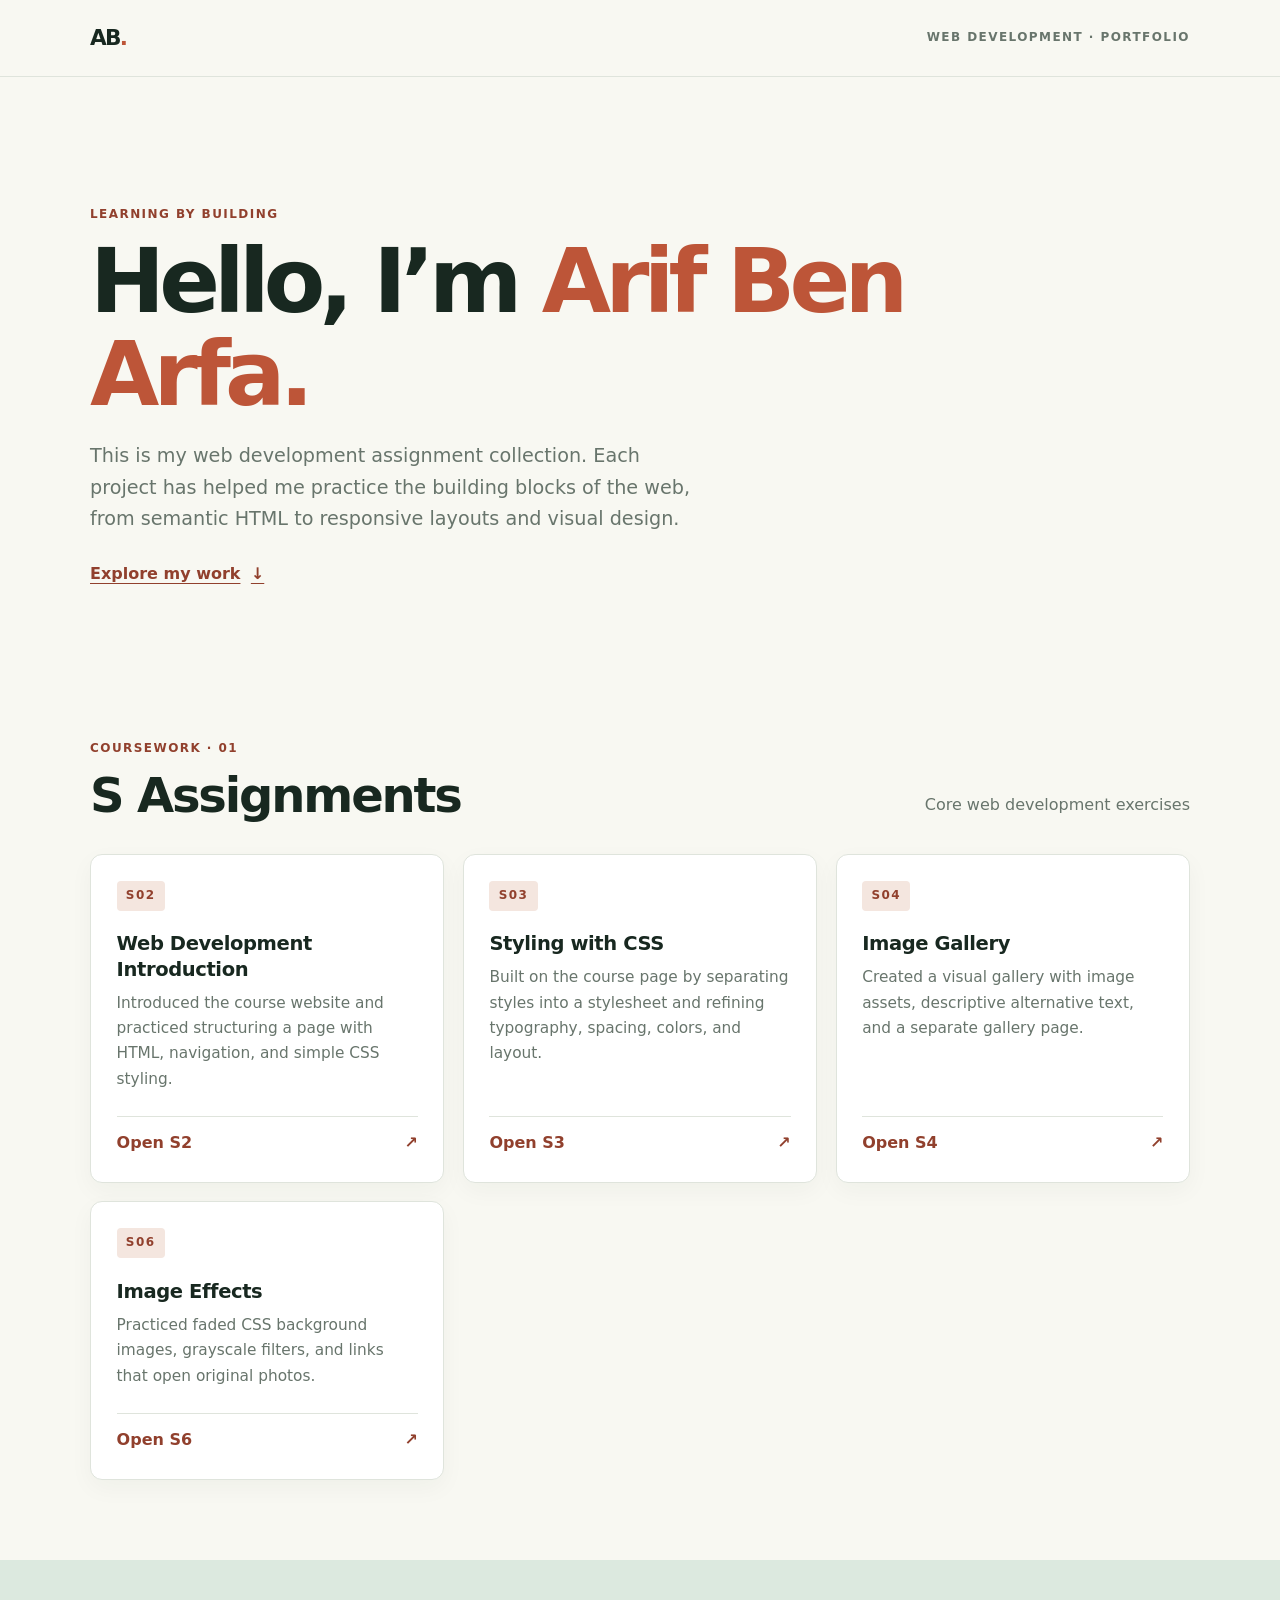
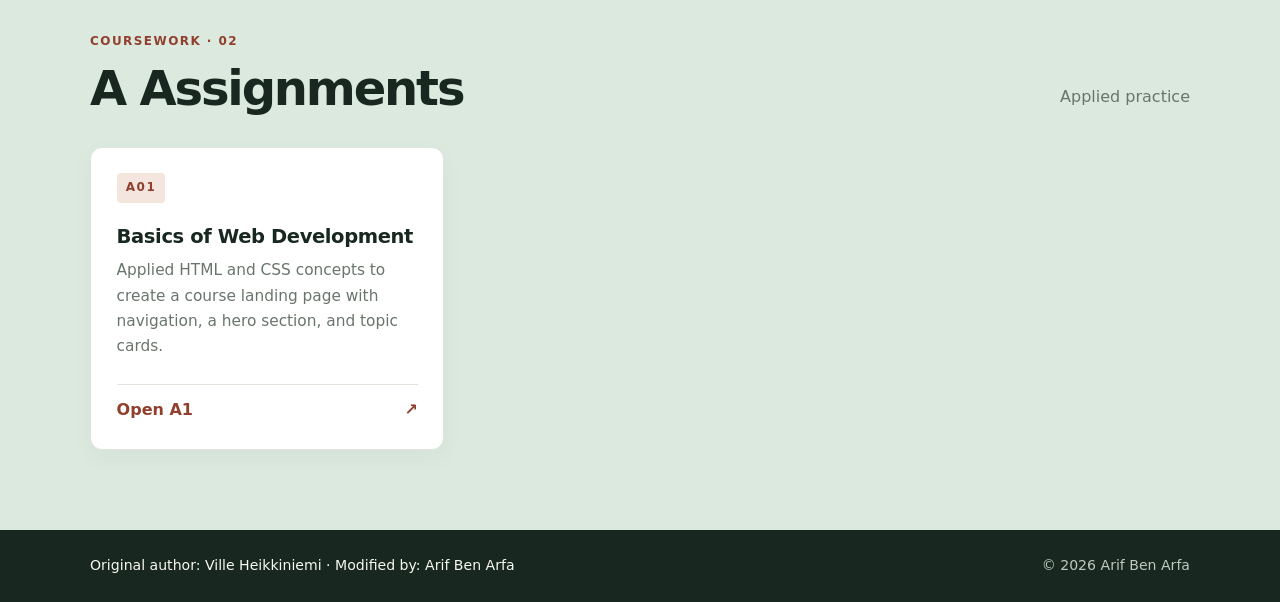
<file: index.html>
<!doctype html>
<html lang="en">
<head>
  <meta charset="utf-8">
  <meta name="viewport" content="width=device-width, initial-scale=1">
  <meta name="author" content="Arif Ben Arfa">
  <meta name="description" content="A collection of Arif Ben Arfa's web development assignments.">
  <link rel="icon" href="favicon.ico" sizes="any">
  <link rel="stylesheet" href="style.css">
  <title>Arif Ben Arfa | Web Development</title>
</head>
<body>
  <header class="site-header">
    <div class="container header-inner">
      <a class="wordmark" href="index.html" aria-label="Arif Ben Arfa home">AB<span>.</span></a>
      <span class="course-label">WEB DEVELOPMENT · PORTFOLIO</span>
    </div>
  </header>

  <main>
    <section class="intro container" aria-labelledby="page-title">
      <p class="eyebrow">Learning by building</p>
      <h1 id="page-title">Hello, I’m <span>Arif Ben Arfa.</span></h1>
      <p class="intro-copy">This is my web development assignment collection. Each project has helped me practice the building blocks of the web, from semantic HTML to responsive layouts and visual design.</p>
      <a class="jump-link" href="#s-assignments">Explore my work <span aria-hidden="true">↓</span></a>
    </section>

    <section class="assignment-section" id="s-assignments" aria-labelledby="s-heading">
      <div class="container">
        <div class="section-heading">
          <div><p class="eyebrow">Coursework · 01</p><h2 id="s-heading">S Assignments</h2></div>
          <p class="section-note">Core web development exercises</p>
        </div>
        <div class="card-grid">
          <article class="assignment-card">
            <span class="card-number">S02</span>
            <h3>Web Development Introduction</h3>
            <p>Introduced the course website and practiced structuring a page with HTML, navigation, and simple CSS styling.</p>
            <a class="card-link" href="s2/web/index.html">Open S2 <span aria-hidden="true">↗</span></a>
          </article>
          <article class="assignment-card">
            <span class="card-number">S03</span>
            <h3>Styling with CSS</h3>
            <p>Built on the course page by separating styles into a stylesheet and refining typography, spacing, colors, and layout.</p>
            <a class="card-link" href="s3/index.html">Open S3 <span aria-hidden="true">↗</span></a>
          </article>
          <article class="assignment-card">
            <span class="card-number">S04</span>
            <h3>Image Gallery</h3>
            <p>Created a visual gallery with image assets, descriptive alternative text, and a separate gallery page.</p>
            <a class="card-link" href="s4/index.html">Open S4 <span aria-hidden="true">↗</span></a>
          </article>
          <article class="assignment-card">
            <span class="card-number">S06</span>
            <h3>Image Effects</h3>
            <p>Practiced faded CSS background images, grayscale filters, and links that open original photos.</p>
            <a class="card-link" href="s6/index.html">Open S6 <span aria-hidden="true">↗</span></a>
          </article>
        </div>
      </div>
    </section>

    <section class="assignment-section alt-section" id="a-assignments" aria-labelledby="a-heading">
      <div class="container">
        <div class="section-heading">
          <div><p class="eyebrow">Coursework · 02</p><h2 id="a-heading">A Assignments</h2></div>
          <p class="section-note">Applied practice</p>
        </div>
        <div class="card-grid">
          <article class="assignment-card">
            <span class="card-number">A01</span>
            <h3>Basics of Web Development</h3>
            <p>Applied HTML and CSS concepts to create a course landing page with navigation, a hero section, and topic cards.</p>
            <a class="card-link" href="a1/index.html">Open A1 <span aria-hidden="true">↗</span></a>
          </article>
        </div>
      </div>
    </section>
  </main>

  <footer class="site-footer">
    <div class="container footer-inner">
      <p>Original author: Ville Heikkiniemi <span aria-hidden="true">·</span> Modified by: Arif Ben Arfa</p>
      <p>© 2026 Arif Ben Arfa</p>
    </div>
  </footer>
</body>
</html>
</file>
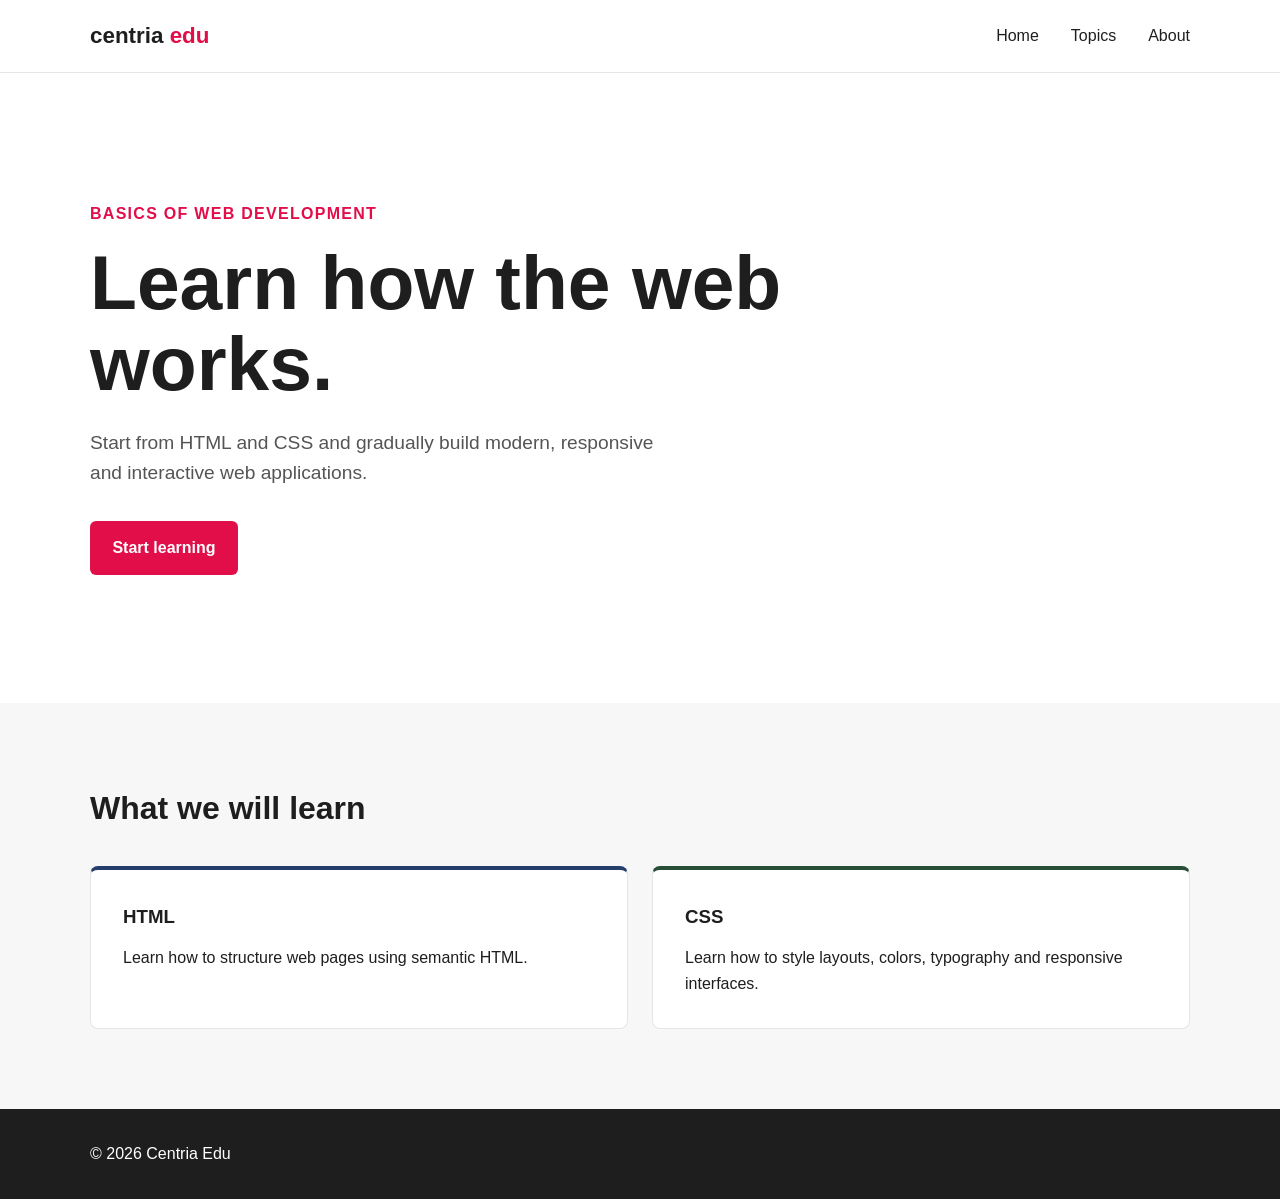
<file: a1/index.html>
<!--
    Centria Edu - Basics of Web Development

    Original author: Ville Heikkiniemi
    Modified by: Arif Ben Arfa
    Last modified: 2026-09-09

    Based on the original course template.
-->

<!DOCTYPE html>
<html lang="en">
<head>
    <meta charset="UTF-8">
    <meta name="viewport" content="width=device-width, initial-scale=1.0">
    <meta name="author" content="Ville Heikkiniemi">
    <link rel="icon" href="favicon.ico">
    <link rel="stylesheet" href="style.css">

    <title>Centria Edu | Basics of Web Development</title>
</head>

<body>

    <header>
        <div class="container">
            <nav>
                <div class="logo">
                    centria <span>edu</span>
                </div>

                <ul>
                    <li><a href="#">Home</a></li>
                    <li><a href="#topics">Topics</a></li>
                    <li><a href="#">About</a></li>
                </ul>
            </nav>
        </div>
    </header>

    <main>

        <section class="hero">
            <div class="container">
                <div class="hero-content">

                    <span class="label">Basics of Web Development</span>

                    <h1>
                        Learn how the web works.
                    </h1>

                    <p>
                        Start from HTML and CSS and gradually build modern,
                        responsive and interactive web applications.
                    </p>

                    <a href="#topics" class="button">
                        Start learning
                    </a>

                </div>
            </div>
        </section>

        <section class="topics" id="topics">
            <div class="container">

                <h2>What we will learn</h2>

                <div class="cards">

                    <article class="card">
                        <h3>HTML</h3>
                        <p>
                            Learn how to structure web pages using semantic HTML.
                        </p>
                    </article>

                    <article class="card">
                        <h3>CSS</h3>
                        <p>
                            Learn how to style layouts, colors, typography and
                            responsive interfaces.
                        </p>
                    </article>

                </div>
            </div>
        </section>

    </main>

    <footer>
        <div class="container">
            <p>&copy; 2026 Centria Edu</p>
        </div>
    </footer>

</body>
</html>
</file>
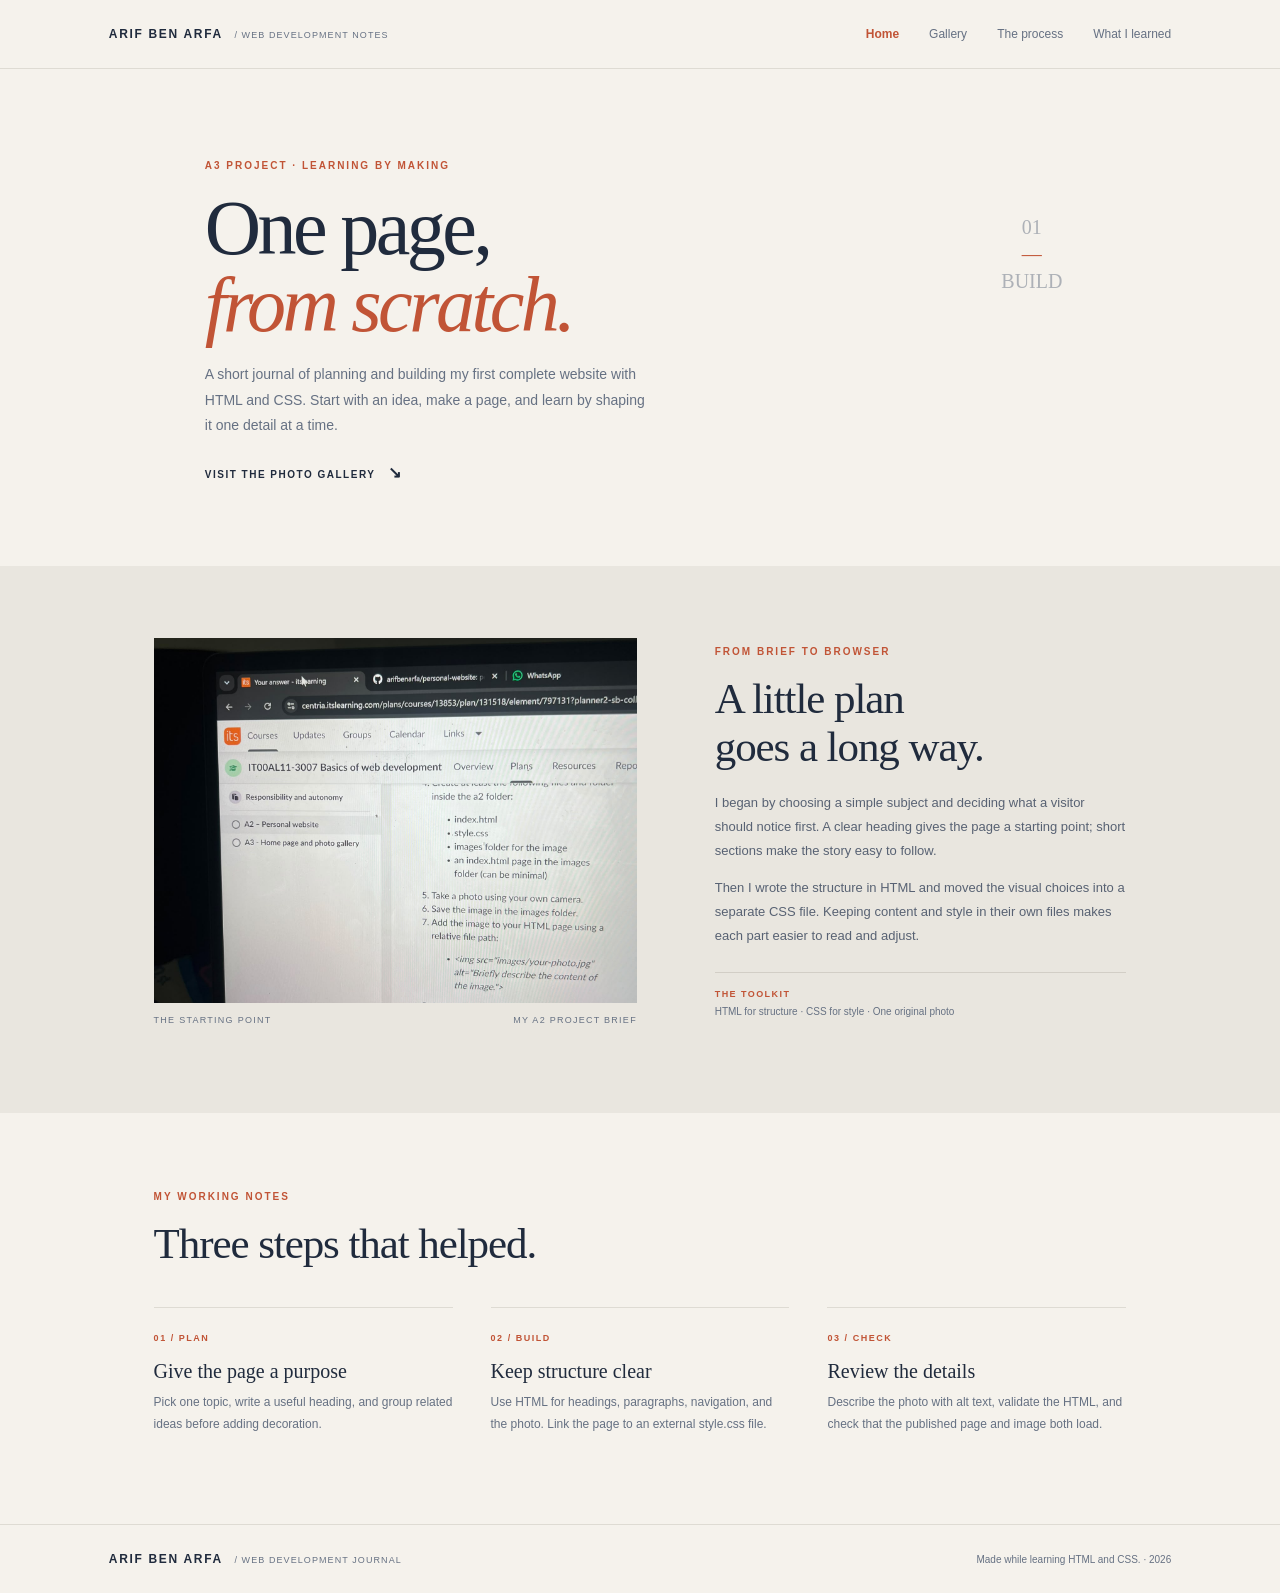
<file: a3/index.html>
<!doctype html>
<!-- Created by Arif Ben Arfa -->
<html lang="en">
<head>
  <meta charset="utf-8">
  <meta name="viewport" content="width=device-width, initial-scale=1">
  <meta name="description" content="A journal about learning web development, with a home page and a gallery of photographs from the process.">
  <title>From Scratch and Beyond | Arif Ben Arfa</title>
  <link rel="stylesheet" href="style.css">
  <link rel="icon" href="favicon.ico">
</head>
<body>
  <header class="site-header">
    <a class="wordmark" href="index.html" aria-label="Arif Ben Arfa home">ARIF BEN ARFA<span> / WEB DEVELOPMENT NOTES</span></a>
    <nav aria-label="Main navigation">
      <a href="index.html" aria-current="page">Home</a>
      <a href="gallery.html">Gallery</a>
      <a href="#process">The process</a>
      <a href="#lessons">What I learned</a>
    </nav>
  </header>

  <main>
    <section class="hero" aria-labelledby="page-title">
      <p class="eyebrow">A3 PROJECT · LEARNING BY MAKING</p>
      <h1 id="page-title">One page,<br><em>from scratch.</em></h1>
      <p class="intro">A short journal of planning and building my first complete website with HTML and CSS. Start with an idea, make a page, and learn by shaping it one detail at a time.</p>
      <a class="text-link" href="gallery.html">VISIT THE PHOTO GALLERY <span aria-hidden="true">↘</span></a>
      <div class="hero-mark" aria-hidden="true">01<br><span>—</span><br>BUILD</div>
    </section>

    <div class="feature" id="process">
      <figure class="photo-card">
        <img src="images/assignment-brief.jpeg" alt="A close-up photograph of the HTML and CSS website assignment instructions on a screen">
        <figcaption><span>THE STARTING POINT</span><span>MY A2 PROJECT BRIEF</span></figcaption>
      </figure>
      <article class="story">
        <p class="eyebrow">FROM BRIEF TO BROWSER</p>
        <h2 id="process-title">A little plan<br>goes a long way.</h2>
        <p>I began by choosing a simple subject and deciding what a visitor should notice first. A clear heading gives the page a starting point; short sections make the story easy to follow.</p>
        <p>Then I wrote the structure in HTML and moved the visual choices into a separate CSS file. Keeping content and style in their own files makes each part easier to read and adjust.</p>
        <div class="route"><span>THE TOOLKIT</span><span>HTML for structure · CSS for style · One original photo</span></div>
      </article>
    </div>

    <section class="notes" id="lessons" aria-labelledby="lessons-title">
      <p class="eyebrow">MY WORKING NOTES</p>
      <h2 id="lessons-title">Three steps that helped.</h2>
      <div class="note-grid">
        <article><span class="note-number">01 / PLAN</span><h3>Give the page a purpose</h3><p>Pick one topic, write a useful heading, and group related ideas before adding decoration.</p></article>
        <article><span class="note-number">02 / BUILD</span><h3>Keep structure clear</h3><p>Use HTML for headings, paragraphs, navigation, and the photo. Link the page to an external style.css file.</p></article>
        <article><span class="note-number">03 / CHECK</span><h3>Review the details</h3><p>Describe the photo with alt text, validate the HTML, and check that the published page and image both load.</p></article>
      </div>
    </section>
  </main>

  <footer class="site-footer"><a class="wordmark" href="#page-title">ARIF BEN ARFA<span> / WEB DEVELOPMENT JOURNAL</span></a><p>Made while learning HTML and CSS. · <span>2026</span></p></footer>
</body>
</html>
</file>
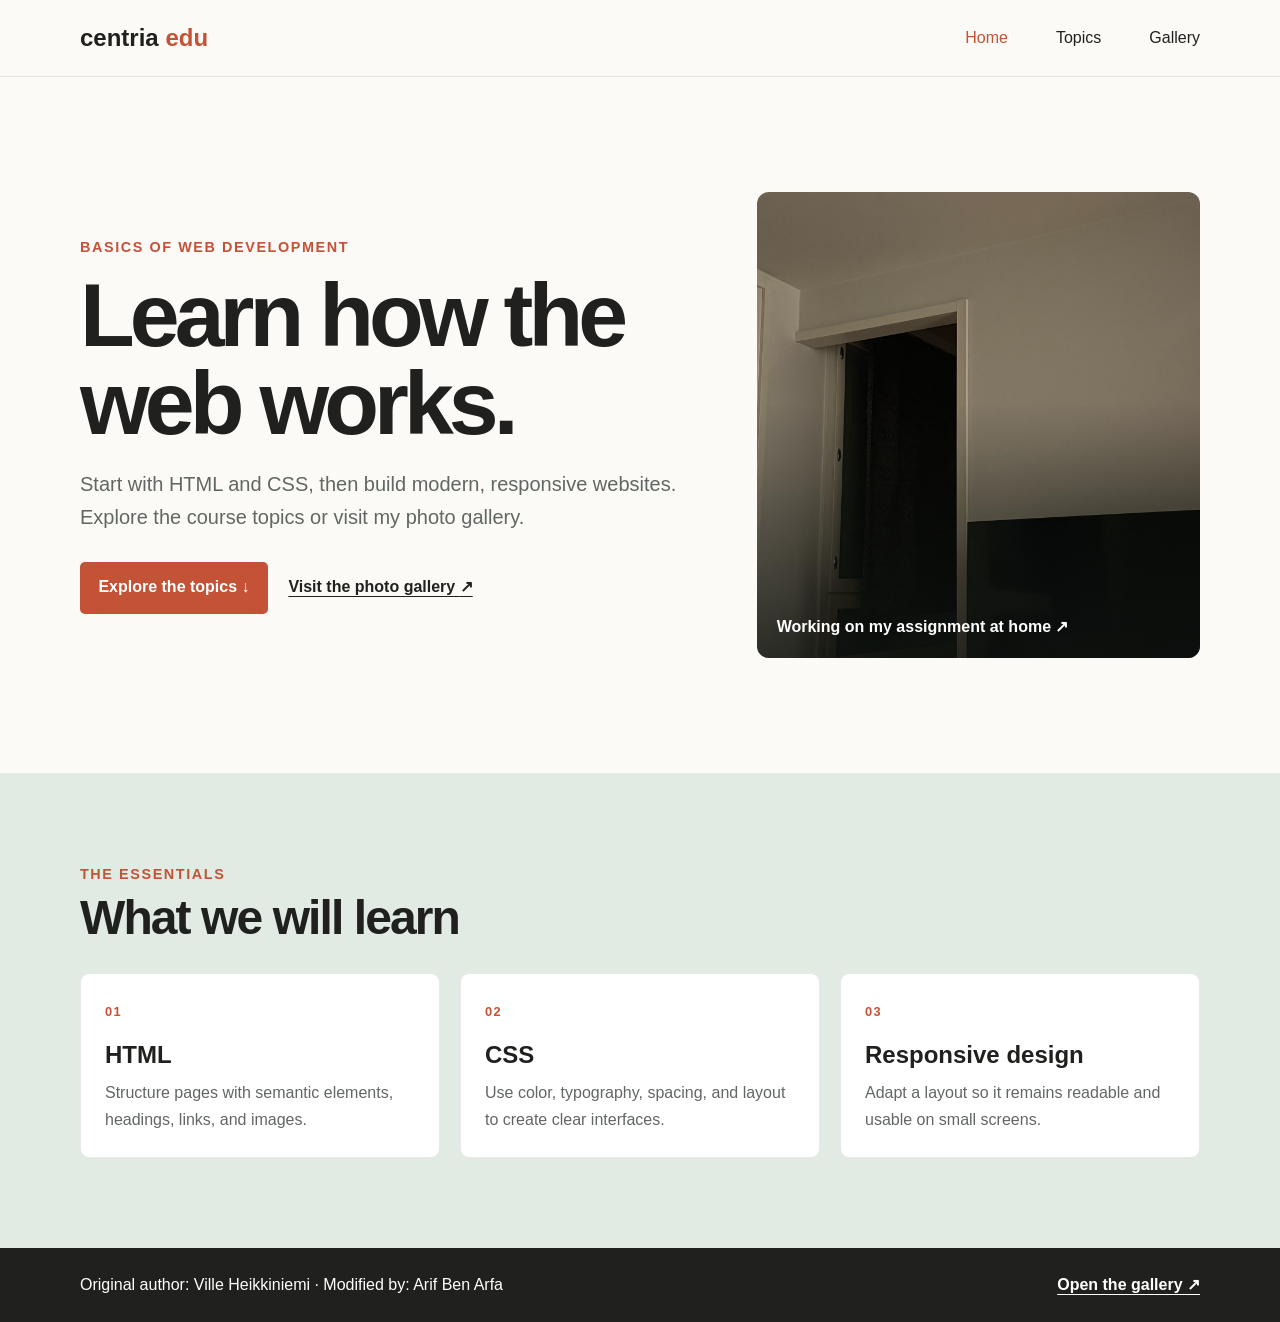
<file: a4/index.html>
<!doctype html>
<html lang="en">
<head>
    <meta charset="utf-8">
    <meta name="viewport" content="width=device-width, initial-scale=1">
    <meta name="author" content="Ville Heikkiniemi">
        <meta name="description" content="An introduction to web development and photographs from a student's learning process.">
    <link rel="icon" href="favicon.ico">
    <link rel="stylesheet" href="style.css">
    <title>Basics of Web Development | Centria Edu</title>
</head>
<body>
    <!--
        Centria Edu - Basics of Web Development
        Original author: Ville Heikkiniemi
        Modified by: Arif Ben Arfa
        A4 layout revision: 2026-11-01
    -->
    <header class="site-header">
        <div class="container">
            <nav aria-label="Main navigation">
                <a class="logo" href="index.html">centria <span>edu</span></a>
                <ul>
                    <li><a href="index.html" aria-current="page">Home</a></li>
                    <li><a href="#topics">Topics</a></li>
                    <li><a href="gallery.html">Gallery</a></li>
                </ul>
            </nav>
        </div>
    </header>

    <main>
        <section class="hero">
            <div class="container hero-layout">
                <div class="hero-content">
                    <p class="label">Basics of web development</p>
                    <h1>Learn how the web works.</h1>
                    <p class="hero-copy">Start with HTML and CSS, then build modern, responsive websites. Explore the course topics or visit my photo gallery.</p>
                    <a class="button" href="#topics">Explore the topics <span aria-hidden="true">↓</span></a>
                    <a class="text-link" href="gallery.html">Visit the photo gallery <span aria-hidden="true">↗</span></a>
                </div>
                    <a class="hero-photo" href="gallery.html" aria-label="Visit the gallery of photographs from my learning process">
                    <img src="images/study-room-window.jpeg" alt="A quiet room at night, with a curtained window, radiator, and television.">
                    <span>Working on my assignment at home <span aria-hidden="true">↗</span></span>
                </a>
            </div>
        </section>

        <section class="topics" id="topics" aria-labelledby="topics-title">
            <div class="container">
                <div class="section-heading">
                    <p class="label">The essentials</p>
                    <h2 id="topics-title">What we will learn</h2>
                </div>
                <div class="topic-grid">
                    <article class="topic-card">
                        <span class="topic-number">01</span>
                        <h3>HTML</h3>
                        <p>Structure pages with semantic elements, headings, links, and images.</p>
                    </article>
                    <article class="topic-card">
                        <span class="topic-number">02</span>
                        <h3>CSS</h3>
                        <p>Use color, typography, spacing, and layout to create clear interfaces.</p>
                    </article>
                    <article class="topic-card">
                        <span class="topic-number">03</span>
                        <h3>Responsive design</h3>
                        <p>Adapt a layout so it remains readable and usable on small screens.</p>
                    </article>
                </div>
            </div>
        </section>
    </main>

    <footer class="site-footer">
        <div class="container footer-inner">
            <p>Original author: Ville Heikkiniemi <span aria-hidden="true">·</span> Modified by: Arif Ben Arfa</p>
            <a href="gallery.html">Open the gallery <span aria-hidden="true">↗</span></a>
        </div>
    </footer>
</body>
</html>
</file>
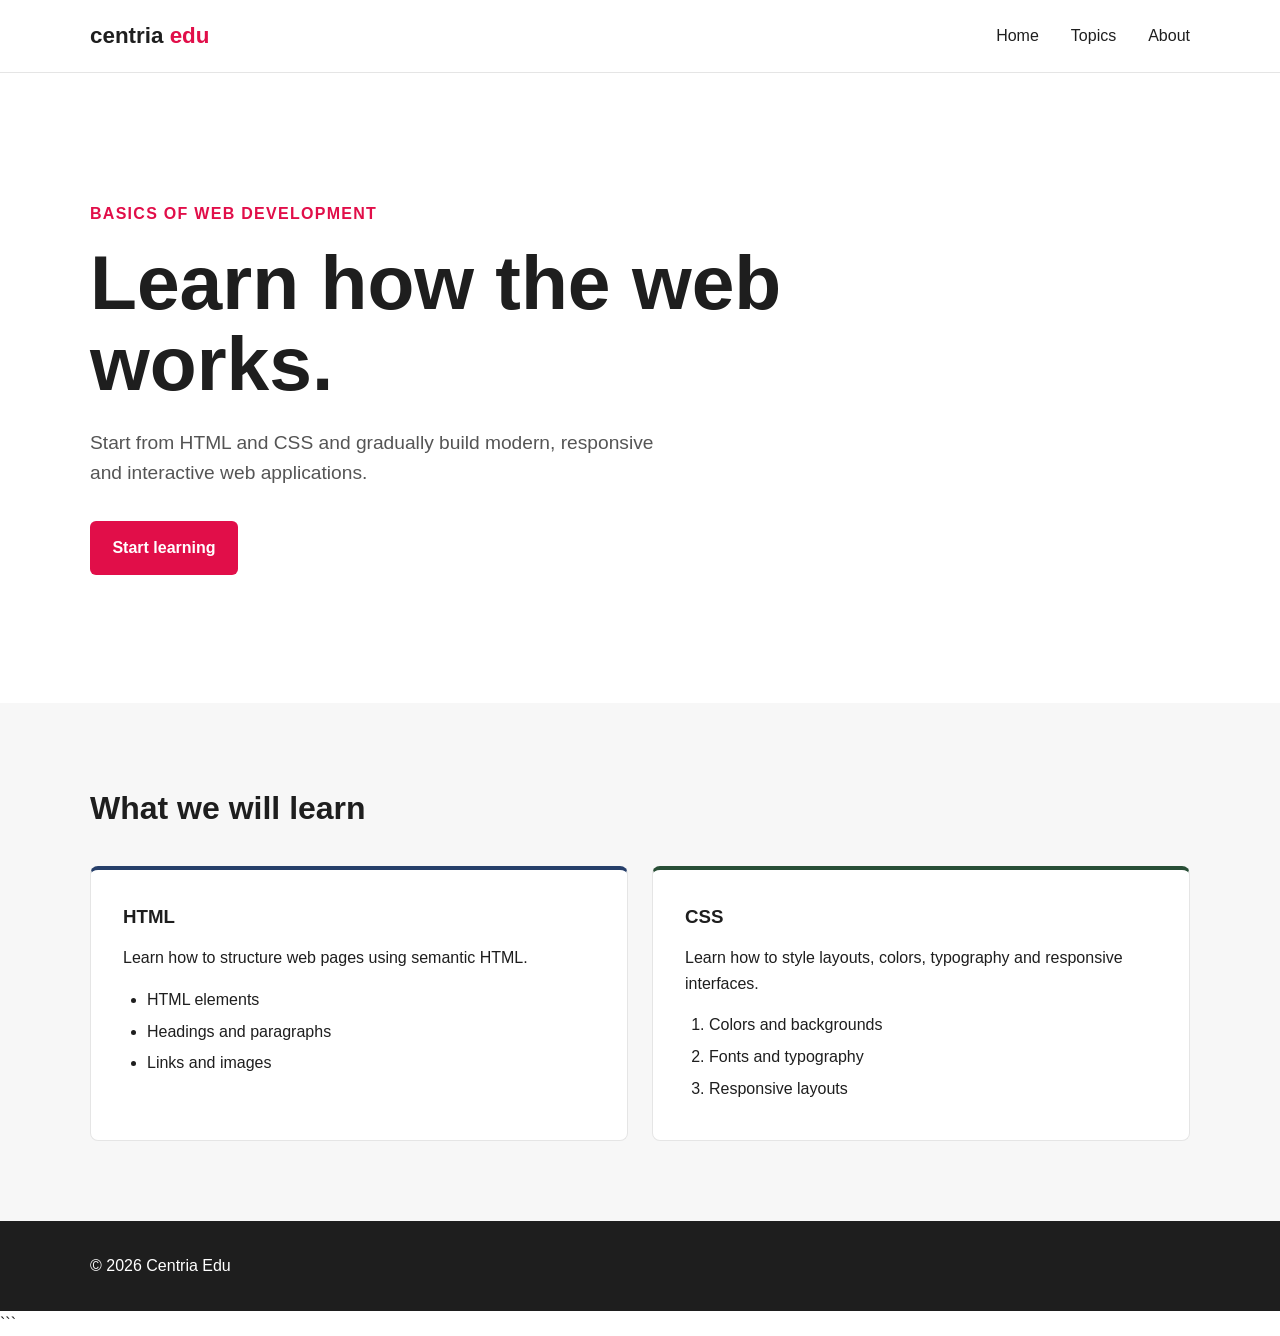
<file: s3/index.html>
<!--
    Centria Edu - Basics of Web Development

    Original author: Ville Heikkiniemi
    Modified by: arif benarfa
    Last modified: 2026-09-20

    Based on the original course template.
-->

<!DOCTYPE html>
<html lang="en">
<head>
    <meta charset="UTF-8">
    <meta name="viewport" content="width=device-width, initial-scale=1.0">
    <meta name="author" content="Ville Heikkiniemi">
    <link rel="icon" href="favicon.ico">

    <title>Centria Edu | Basics of Web Development</title>

    <link rel="stylesheet" href="style.css">
</head>

<body>

    <header>
        <div class="container">
            <nav>
                <div class="logo">
                    centria <span>edu</span>
                </div>

                <ul>
                    <li><a href="#">Home</a></li>
                    <li><a href="#topics">Topics</a></li>
                    <li><a href="#">About</a></li>
                </ul>
            </nav>
        </div>
    </header>

    <main>

        <section class="hero">
            <div class="container">
                <div class="hero-content">

                    <span class="label">Basics of Web Development</span>

                    <h1>
                        Learn how the web works.
                    </h1>

                    <p>
                        Start from HTML and CSS and gradually build modern,
                        responsive and interactive web applications.
                    </p>

                    <a href="#topics" class="button">
                        Start learning
                    </a>

                </div>
            </div>
        </section>

        <section class="topics" id="topics">
            <div class="container">

                <h2>What we will learn</h2>

                <div class="cards">

                    <article class="card">
                        <h3>HTML</h3>

                        <p>
                            Learn how to structure web pages using semantic HTML.
                        </p>

                        <ul>
                            <li>HTML elements</li>
                            <li>Headings and paragraphs</li>
                            <li>Links and images</li>
                        </ul>
                    </article>

                    <article class="card">
                        <h3>CSS</h3>

                        <p>
                            Learn how to style layouts, colors, typography and
                            responsive interfaces.
                        </p>

                        <ol>
                            <li>Colors and backgrounds</li>
                            <li>Fonts and typography</li>
                            <li>Responsive layouts</li>
                        </ol>
                    </article>

                </div>
            </div>
        </section>

    </main>

    <footer>
        <div class="container">
            <p>&copy; 2026 Centria Edu</p>
        </div>
    </footer>

</body>
</html>
```
</file>
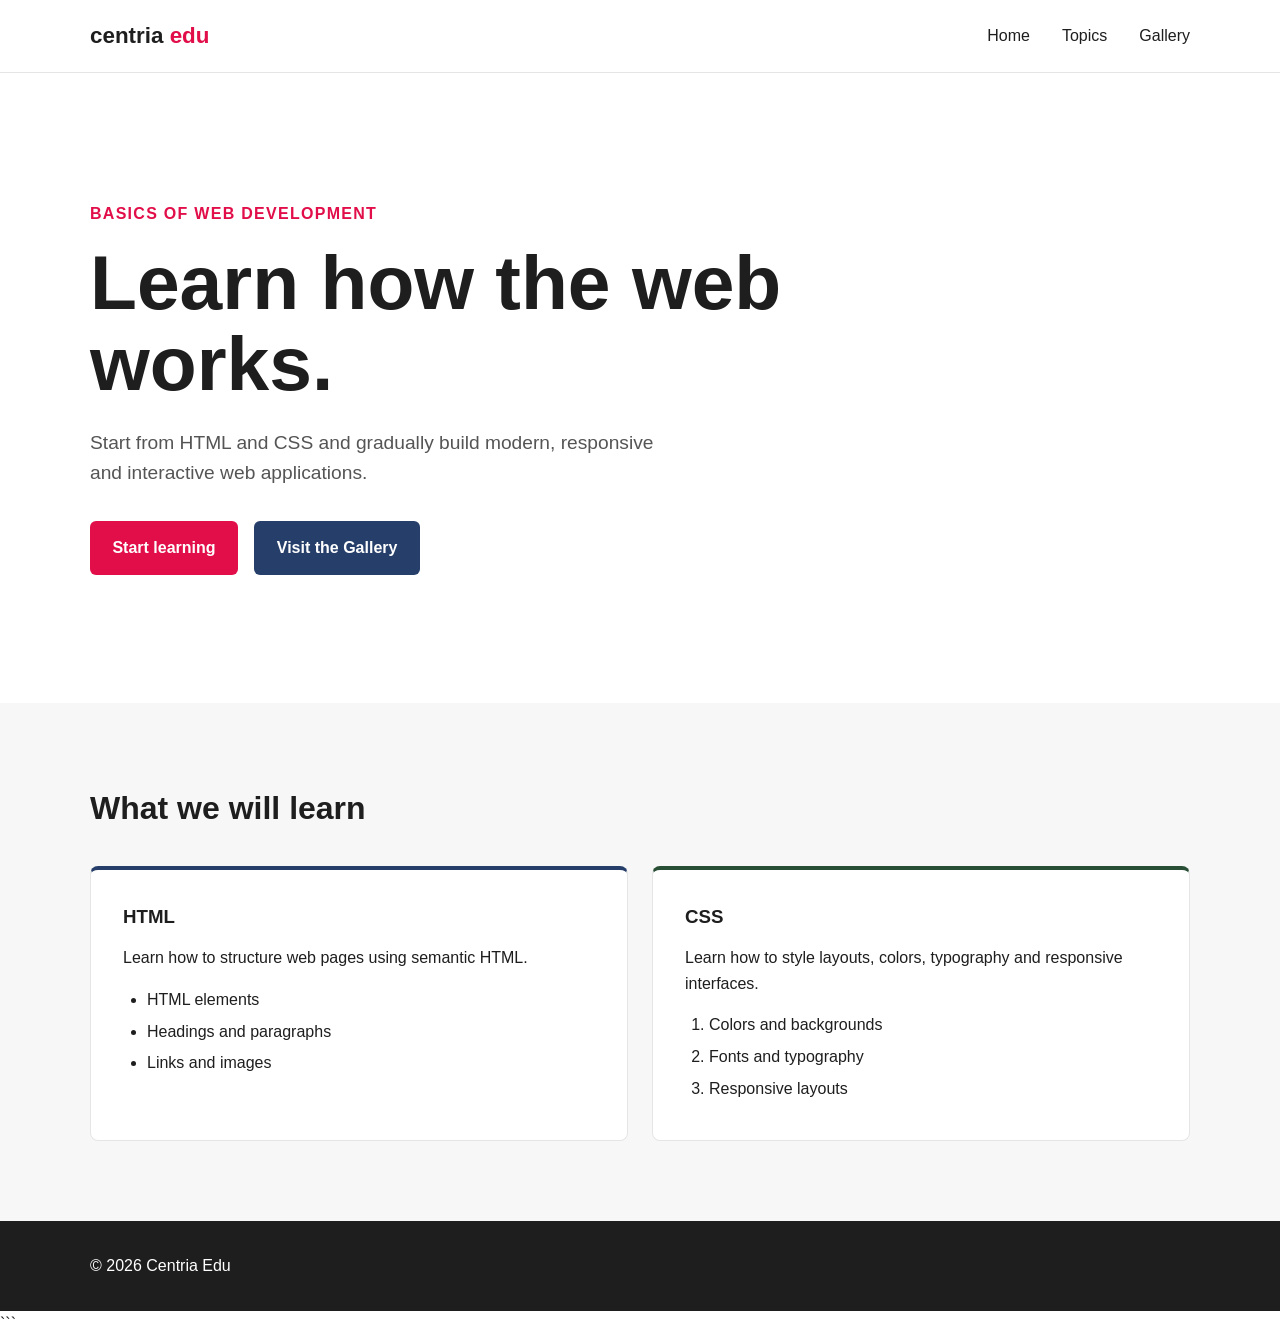
<file: s4/index.html>
<!--
    Centria Edu - Basics of Web Development

    Original author: Ville Heikkiniemi
    Modified by: arif benarfa
    Last modified: 2026-10-11

    Based on the original course template.
-->

<!DOCTYPE html>
<html lang="en">
<head>
    <meta charset="UTF-8">
    <meta name="viewport" content="width=device-width, initial-scale=1.0">
    <meta name="author" content="Ville Heikkiniemi">
    <link rel="icon" href="favicon.ico">

    <title>Centria Edu | Basics of Web Development</title>

    <link rel="stylesheet" href="style.css">
</head>

<body>

    <header>
        <div class="container">
            <nav>
                <div class="logo">
                    centria <span>edu</span>
                </div>

                <ul>
                    <li><a href="#">Home</a></li>
                    <li><a href="#topics">Topics</a></li>
                    <li><a href="gallery.html">Gallery</a></li>
                </ul>
            </nav>
        </div>
    </header>

    <main>

        <section class="hero">
            <div class="container">
                <div class="hero-content">

                    <span class="label">Basics of Web Development</span>

                    <h1>
                        Learn how the web works.
                    </h1>

                    <p>
                        Start from HTML and CSS and gradually build modern,
                        responsive and interactive web applications.
                    </p>

                    <a href="#topics" class="button">
                        Start learning
                    </a>

                    <a href="gallery.html" class="button gallery-button">
                        Visit the Gallery
                    </a>

                </div>
            </div>
        </section>

        <section class="topics" id="topics">
            <div class="container">

                <h2>What we will learn</h2>

                <div class="cards">

                    <article class="card">
                        <h3>HTML</h3>

                        <p>
                            Learn how to structure web pages using semantic HTML.
                        </p>

                        <ul>
                            <li>HTML elements</li>
                            <li>Headings and paragraphs</li>
                            <li>Links and images</li>
                        </ul>
                    </article>

                    <article class="card">
                        <h3>CSS</h3>

                        <p>
                            Learn how to style layouts, colors, typography and
                            responsive interfaces.
                        </p>

                        <ol>
                            <li>Colors and backgrounds</li>
                            <li>Fonts and typography</li>
                            <li>Responsive layouts</li>
                        </ol>
                    </article>

                </div>
            </div>
        </section>

    </main>

    <footer>
        <div class="container">
            <p>&copy; 2026 Centria Edu</p>
        </div>
    </footer>

</body>
</html>
```
</file>
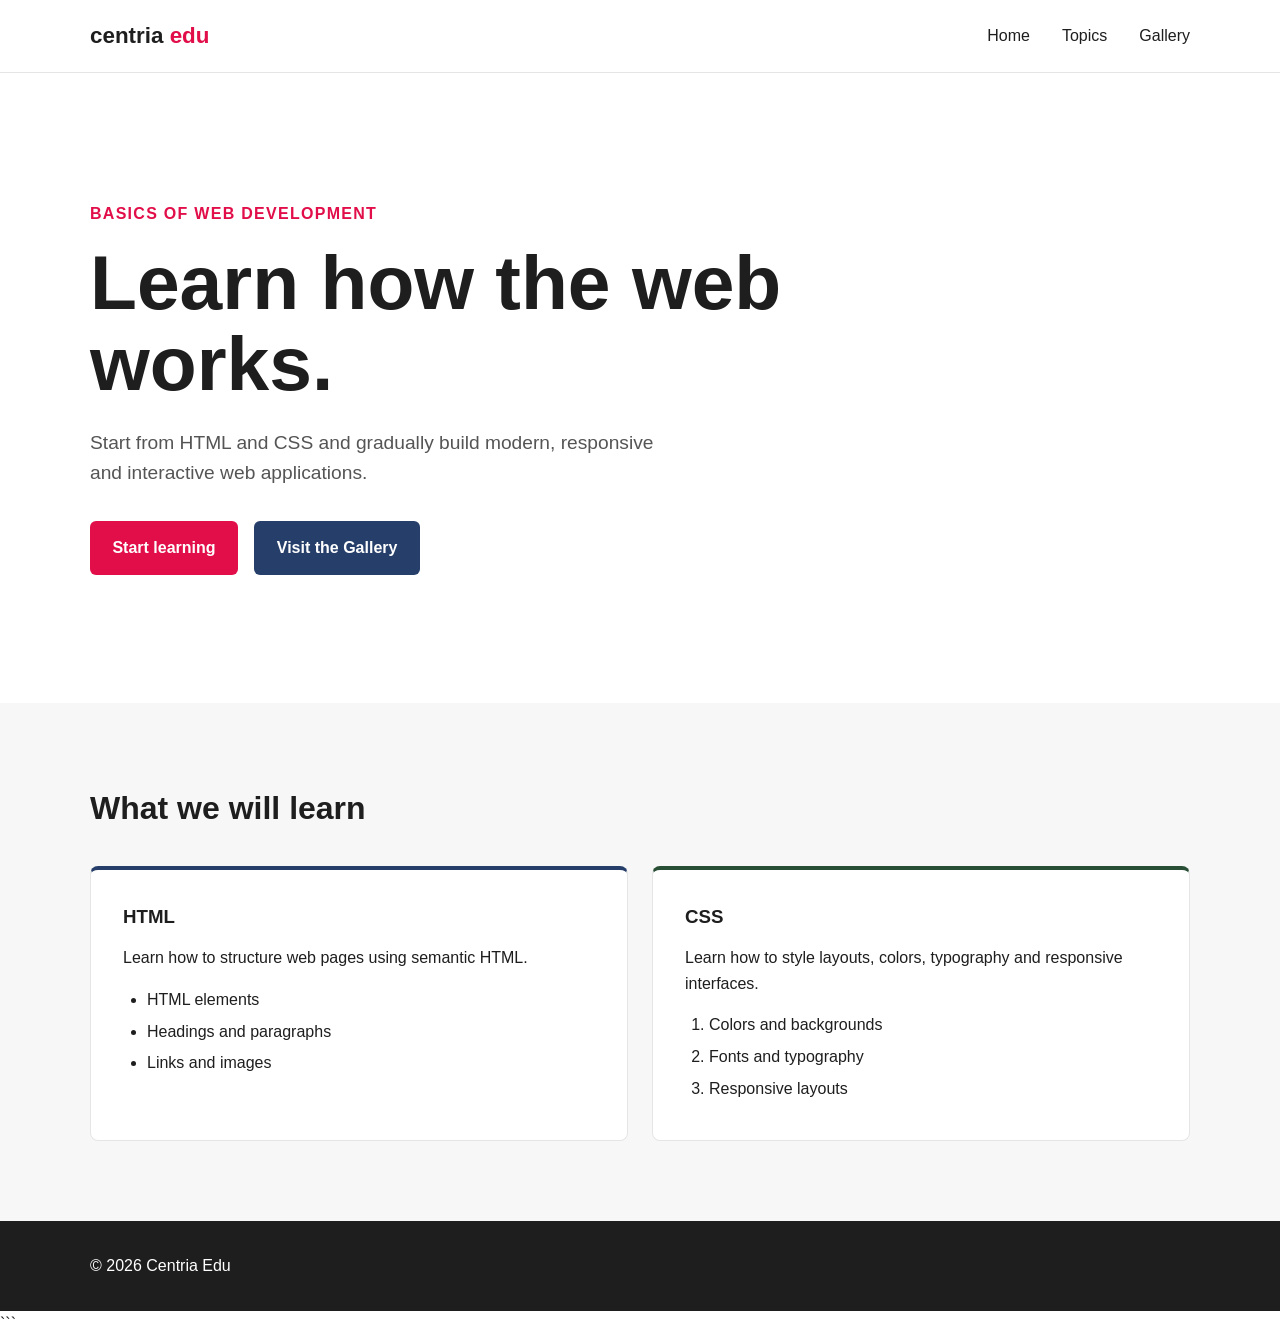
<file: s6/index.html>
<!--
    Centria Edu - Basics of Web Development

    Original author: Ville Heikkiniemi
    Modified by: Arif Ben Arfa
    Last modified: 2026-10-25

    Based on the original course template.
-->

<!DOCTYPE html>
<html lang="en">
<head>
    <meta charset="UTF-8">
    <meta name="viewport" content="width=device-width, initial-scale=1.0">
    <meta name="author" content="Ville Heikkiniemi">
    <link rel="icon" href="favicon.ico">

    <title>Centria Edu | Basics of Web Development</title>

    <link rel="stylesheet" href="style.css">
</head>

<body>

    <header>
        <div class="container">
            <nav>
                <div class="logo">
                    centria <span>edu</span>
                </div>

                <ul>
                    <li><a href="#">Home</a></li>
                    <li><a href="#topics">Topics</a></li>
                    <li><a href="gallery.html">Gallery</a></li>
                </ul>
            </nav>
        </div>
    </header>

    <main>

        <section class="hero">
            <div class="container">
                <div class="hero-content">

                    <span class="label">Basics of Web Development</span>

                    <h1>
                        Learn how the web works.
                    </h1>

                    <p>
                        Start from HTML and CSS and gradually build modern,
                        responsive and interactive web applications.
                    </p>

                    <a href="#topics" class="button">
                        Start learning
                    </a>

                    <a href="gallery.html" class="button gallery-button">
                        Visit the Gallery
                    </a>

                </div>
            </div>
        </section>

        <section class="topics" id="topics">
            <div class="container">

                <h2>What we will learn</h2>

                <div class="cards">

                    <article class="card">
                        <h3>HTML</h3>

                        <p>
                            Learn how to structure web pages using semantic HTML.
                        </p>

                        <ul>
                            <li>HTML elements</li>
                            <li>Headings and paragraphs</li>
                            <li>Links and images</li>
                        </ul>
                    </article>

                    <article class="card">
                        <h3>CSS</h3>

                        <p>
                            Learn how to style layouts, colors, typography and
                            responsive interfaces.
                        </p>

                        <ol>
                            <li>Colors and backgrounds</li>
                            <li>Fonts and typography</li>
                            <li>Responsive layouts</li>
                        </ol>
                    </article>

                </div>
            </div>
        </section>

    </main>

    <footer>
        <div class="container">
            <p>&copy; 2026 Centria Edu</p>
        </div>
    </footer>

</body>
</html>
```
</file>
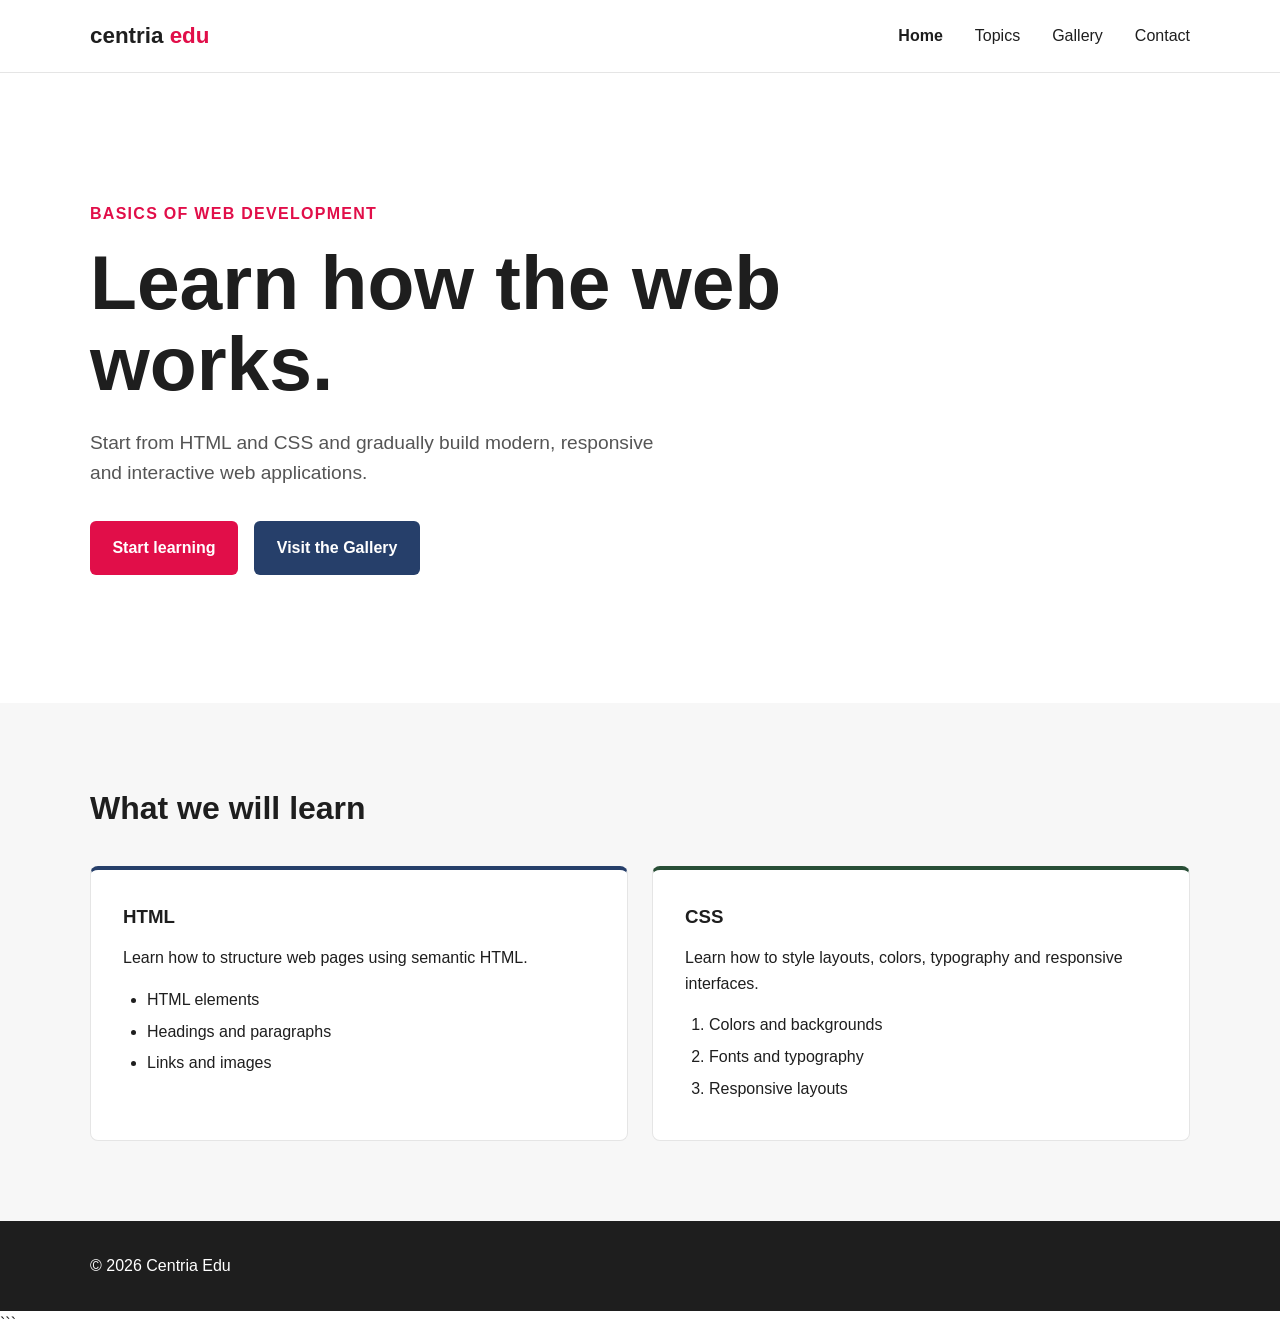
<file: s7/index.html>
<!--
    Centria Edu - Basics of Web Development

    Original author: Ville Heikkiniemi
    Modified by: Arif Ben Arfa
    Last modified: 2026-11-08

    Based on the original course template.
-->

<!DOCTYPE html>
<html lang="en">
<head>
    <meta charset="UTF-8">
    <meta name="viewport" content="width=device-width, initial-scale=1.0">
    <meta name="author" content="Ville Heikkiniemi">
    <link rel="icon" href="favicon.ico">

    <title>Centria Edu | Basics of Web Development</title>

    <link rel="stylesheet" href="style.css">
</head>

<body>

    <header>
        <div class="container">
            <nav>
                <div class="logo">
                    centria <span>edu</span>
                </div>

                <ul>
                    <li><a href="index.html" aria-current="page">Home</a></li>
                    <li><a href="index.html#topics">Topics</a></li>
                    <li><a href="gallery.html">Gallery</a></li>
                    <li><a href="contact.html">Contact</a></li>
                </ul>
            </nav>
        </div>
    </header>

    <main>

        <section class="hero">
            <div class="container">
                <div class="hero-content">

                    <span class="label">Basics of Web Development</span>

                    <h1>
                        Learn how the web works.
                    </h1>

                    <p>
                        Start from HTML and CSS and gradually build modern,
                        responsive and interactive web applications.
                    </p>

                    <a href="#topics" class="button">
                        Start learning
                    </a>

                    <a href="gallery.html" class="button gallery-button">
                        Visit the Gallery
                    </a>

                </div>
            </div>
        </section>

        <section class="topics" id="topics">
            <div class="container">

                <h2>What we will learn</h2>

                <div class="cards">

                    <article class="card">
                        <h3>HTML</h3>

                        <p>
                            Learn how to structure web pages using semantic HTML.
                        </p>

                        <ul>
                            <li>HTML elements</li>
                            <li>Headings and paragraphs</li>
                            <li>Links and images</li>
                        </ul>
                    </article>

                    <article class="card">
                        <h3>CSS</h3>

                        <p>
                            Learn how to style layouts, colors, typography and
                            responsive interfaces.
                        </p>

                        <ol>
                            <li>Colors and backgrounds</li>
                            <li>Fonts and typography</li>
                            <li>Responsive layouts</li>
                        </ol>
                    </article>

                </div>
            </div>
        </section>

    </main>

    <footer>
        <div class="container">
            <p>&copy; 2026 Centria Edu</p>
        </div>
    </footer>

</body>
</html>
```
</file>
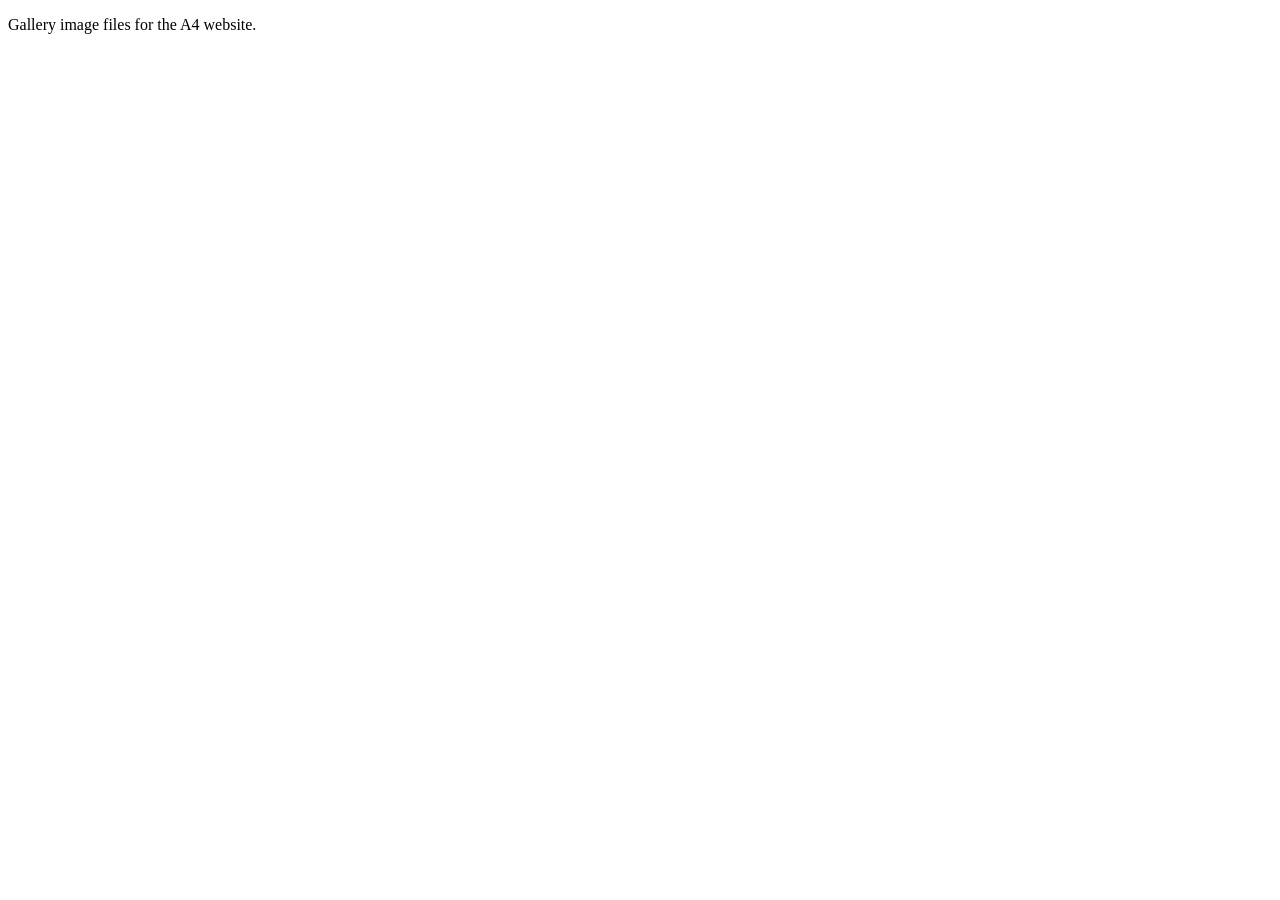
<file: a4/images/index.html>
<!doctype html>
<html lang="en">
<head>
    <meta charset="utf-8">
    <meta name="viewport" content="width=device-width, initial-scale=1">
    <title>Gallery images</title>
</head>
<body>
    <p>Gallery image files for the A4 website.</p>
</body>
</html>
</file>
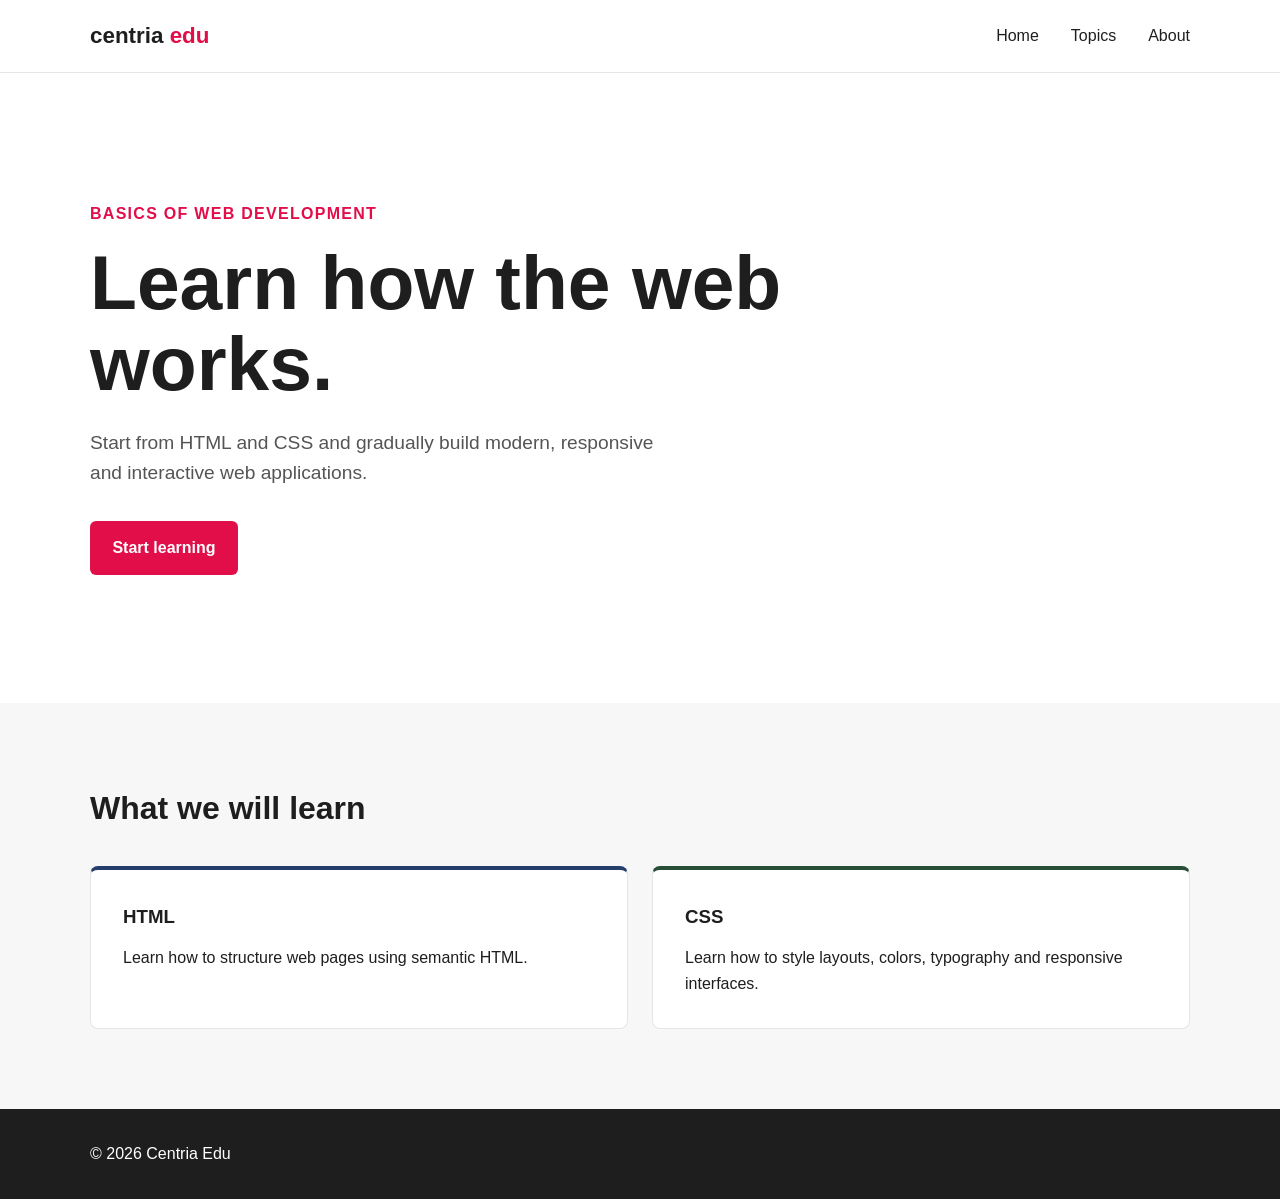
<file: s2/web/index.html>
<!--
    Centria Edu - Basics of Web Development

    Original author: Ville Heikkiniemi
    Modified by: arif benarfa
    Last modified: 2026-09-20

    Based on the original course template.
-->

<!DOCTYPE html>
<html lang="en">
<head>
    <meta charset="UTF-8">
    <meta name="viewport" content="width=device-width, initial-scale=1.0">
    <meta name="author" content="Ville Heikkiniemi">
    <link rel="icon" href="favicon.ico">

    <title>Centria Edu | Basics of Web Development</title>

    <style>
        :root {
            --primary: #e10e49;
            --light: #ffffff;
            --dark: #1e1e1e;
            --blue: #263f6a;
            --green: #284e36;
            --orange: #e37222;
            --rose: #c24d52;
        }

        * {
            box-sizing: border-box;
            margin: 0;
            padding: 0;
        }

        body {
            font-family: Arial, Helvetica, sans-serif;
            background-color: var(--light);
            color: var(--dark);
            line-height: 1.6;
        }

        header {
            border-bottom: 1px solid #e5e5e5;
        }

        .container {
            width: min(1100px, 90%);
            margin: 0 auto;
        }

        nav {
            min-height: 72px;
            display: flex;
            justify-content: space-between;
            align-items: center;
        }

        .logo {
            font-size: 1.4rem;
            font-weight: bold;
            color: var(--dark);
        }

        .logo span {
            color: var(--primary);
        }

        nav ul {
            display: flex;
            gap: 2rem;
            list-style: none;
        }

        nav a {
            color: var(--dark);
            text-decoration: none;
        }

        nav a:hover {
            color: var(--primary);
        }

        .hero {
            min-height: 70vh;
            display: flex;
            align-items: center;
        }

        .hero-content {
            max-width: 700px;
        }

        .label {
            display: inline-block;
            margin-bottom: 1rem;
            color: var(--primary);
            font-weight: bold;
            text-transform: uppercase;
            letter-spacing: 0.08rem;
        }

        h1 {
            margin-bottom: 1.5rem;
            font-size: clamp(2.5rem, 6vw, 5rem);
            line-height: 1.05;
        }

        .hero p {
            max-width: 600px;
            margin-bottom: 2rem;
            font-size: 1.2rem;
            color: #555;
        }

        .button {
            display: inline-block;
            padding: 0.9rem 1.4rem;
            background-color: var(--primary);
            color: var(--light);
            text-decoration: none;
            border-radius: 6px;
            font-weight: bold;
        }

        .button:hover {
            background-color: var(--rose);
        }

        .topics {
            padding: 5rem 0;
            background-color: #f7f7f7;
        }

        .topics h2 {
            margin-bottom: 2rem;
            font-size: 2rem;
        }

        .cards {
            display: grid;
            grid-template-columns: repeat(2, 1fr);
            gap: 1.5rem;
        }

        .card {
            padding: 2rem;
            background-color: var(--light);
            border: 1px solid #e5e5e5;
            border-radius: 8px;
        }

        .card h3 {
            margin-bottom: 0.8rem;
        }

        .card:nth-child(1) {
            border-top: 4px solid var(--blue);
        }

        .card:nth-child(2) {
            border-top: 4px solid var(--green);
        }

        .card:nth-child(3) {
            border-top: 4px solid var(--orange);
        }

        footer {
            padding: 2rem 0;
            background-color: var(--dark);
            color: var(--light);
        }

        @media (max-width: 700px) {
            nav ul {
                display: none;
            }

            .cards {
                grid-template-columns: 1fr;
            }

            .hero {
                min-height: 60vh;
            }
        }
    </style>
</head>

<body>

    <header>
        <div class="container">
            <nav>
                <div class="logo">
                    centria <span>edu</span>
                </div>

                <ul>
                    <li><a href="#">Home</a></li>
                    <li><a href="#topics">Topics</a></li>
                    <li><a href="#">About</a></li>
                </ul>
            </nav>
        </div>
    </header>

    <main>

        <section class="hero">
            <div class="container">
                <div class="hero-content">

                    <span class="label">Basics of Web Development</span>

                    <h1>
                        Learn how the web works.
                    </h1>

                    <p>
                        Start from HTML and CSS and gradually build modern,
                        responsive and interactive web applications.
                    </p>

                    <a href="#topics" class="button">
                        Start learning
                    </a>

                </div>
            </div>
        </section>

        <section class="topics" id="topics">
            <div class="container">

                <h2>What we will learn</h2>

                <div class="cards">

                    <article class="card">
                        <h3>HTML</h3>
                        <p>
                            Learn how to structure web pages using semantic HTML.
                        </p>
                    </article>

                    <article class="card">
                        <h3>CSS</h3>
                        <p>
                            Learn how to style layouts, colors, typography and
                            responsive interfaces.
                        </p>
                    </article>

                </div>
            </div>
        </section>

    </main>

    <footer>
        <div class="container">
            <p>&copy; 2026 Centria Edu</p>
        </div>
    </footer>

</body>
</html>
</file>
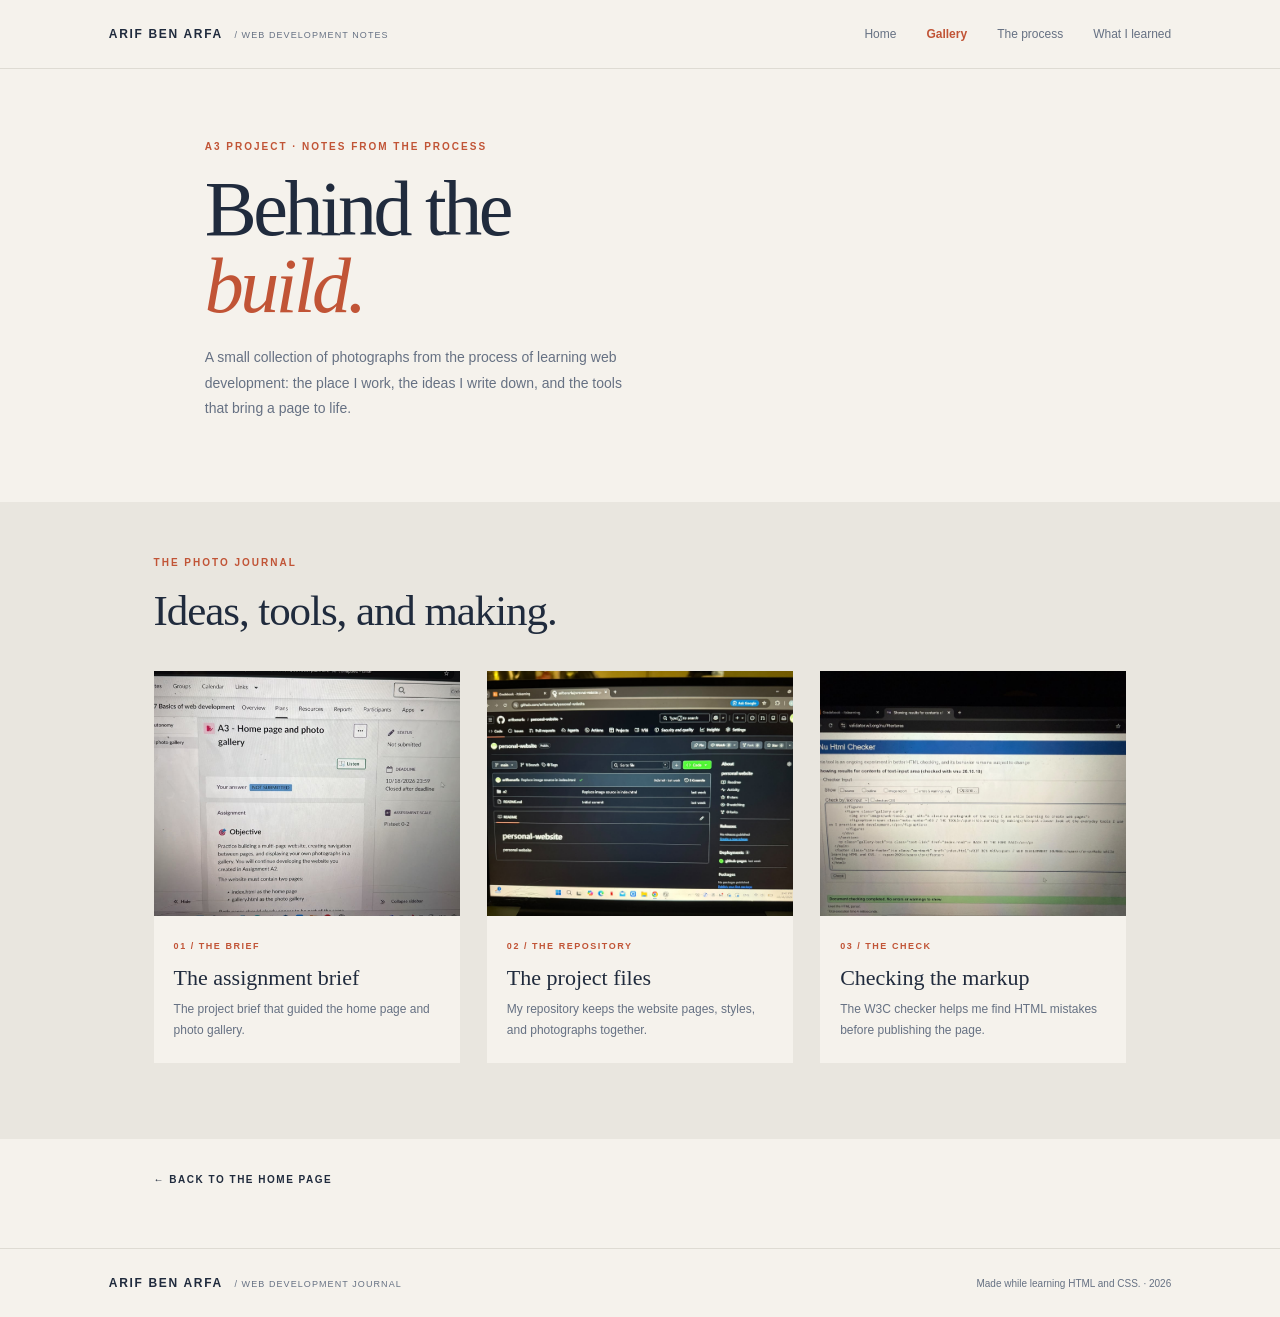
<file: a3/gallery.html>
<!-- Created by Arif Ben Arfa -->
<!doctype html>
<html lang="en">
<head>
  <meta charset="utf-8">
  <meta name="viewport" content="width=device-width, initial-scale=1">
  <meta name="description" content="A photo gallery about the tools and ideas behind my web development project.">
  <title>Behind the Build | Arif Ben Arfa</title>
  <link rel="stylesheet" href="style.css">
  <link rel="icon" href="favicon.ico">
</head>
<body>
  <header class="site-header">
    <a class="wordmark" href="index.html" aria-label="Arif Ben Arfa home">ARIF BEN ARFA<span> / WEB DEVELOPMENT NOTES</span></a>
    <nav aria-label="Main navigation">
      <a href="index.html">Home</a>
      <a href="gallery.html" aria-current="page">Gallery</a>
      <a href="index.html#process">The process</a>
      <a href="index.html#lessons">What I learned</a>
    </nav>
  </header>
  <main>
    <section class="gallery-intro" aria-labelledby="page-title">
      <p class="eyebrow">A3 PROJECT · NOTES FROM THE PROCESS</p>
      <h1 id="page-title">Behind the<br><em>build.</em></h1>
      <p class="intro">A small collection of photographs from the process of learning web development: the place I work, the ideas I write down, and the tools that bring a page to life.</p>
    </section>
    <section class="gallery-section" aria-labelledby="gallery-title">
      <p class="eyebrow">THE PHOTO JOURNAL</p>
      <h2 id="gallery-title">Ideas, tools, and making.</h2>
      <div class="gallery-grid">
        <figure class="gallery-card">
          <img src="images/a3-itslearning-brief.jpeg" alt="A camera photograph of the A3 personal website and photo gallery assignment open in itslearning">
          <figcaption><span class="note-number">01 / THE BRIEF</span><h3>The assignment brief</h3><p>The project brief that guided the home page and photo gallery.</p></figcaption>
        </figure>
        <figure class="gallery-card">
          <img src="images/a3-github-repository.jpeg" alt="A camera photograph of my GitHub personal-website repository open on a laptop">
          <figcaption><span class="note-number">02 / THE REPOSITORY</span><h3>The project files</h3><p>My repository keeps the website pages, styles, and photographs together.</p></figcaption>
        </figure>
        <figure class="gallery-card">
          <img src="images/a3-w3c-validation.jpeg" alt="A camera photograph of the W3C Nu HTML Checker showing no errors or warnings for my gallery">
          <figcaption><span class="note-number">03 / THE CHECK</span><h3>Checking the markup</h3><p>The W3C checker helps me find HTML mistakes before publishing the page.</p></figcaption>
        </figure>
      </div>
    </section>
    <p class="gallery-back"><a class="text-link" href="index.html">← BACK TO THE HOME PAGE</a></p>
  </main>
  <footer class="site-footer"><a class="wordmark" href="index.html">ARIF BEN ARFA<span> / WEB DEVELOPMENT JOURNAL</span></a><p>Made while learning HTML and CSS. · <span>2026</span></p></footer>
</body>
</html>
</file>
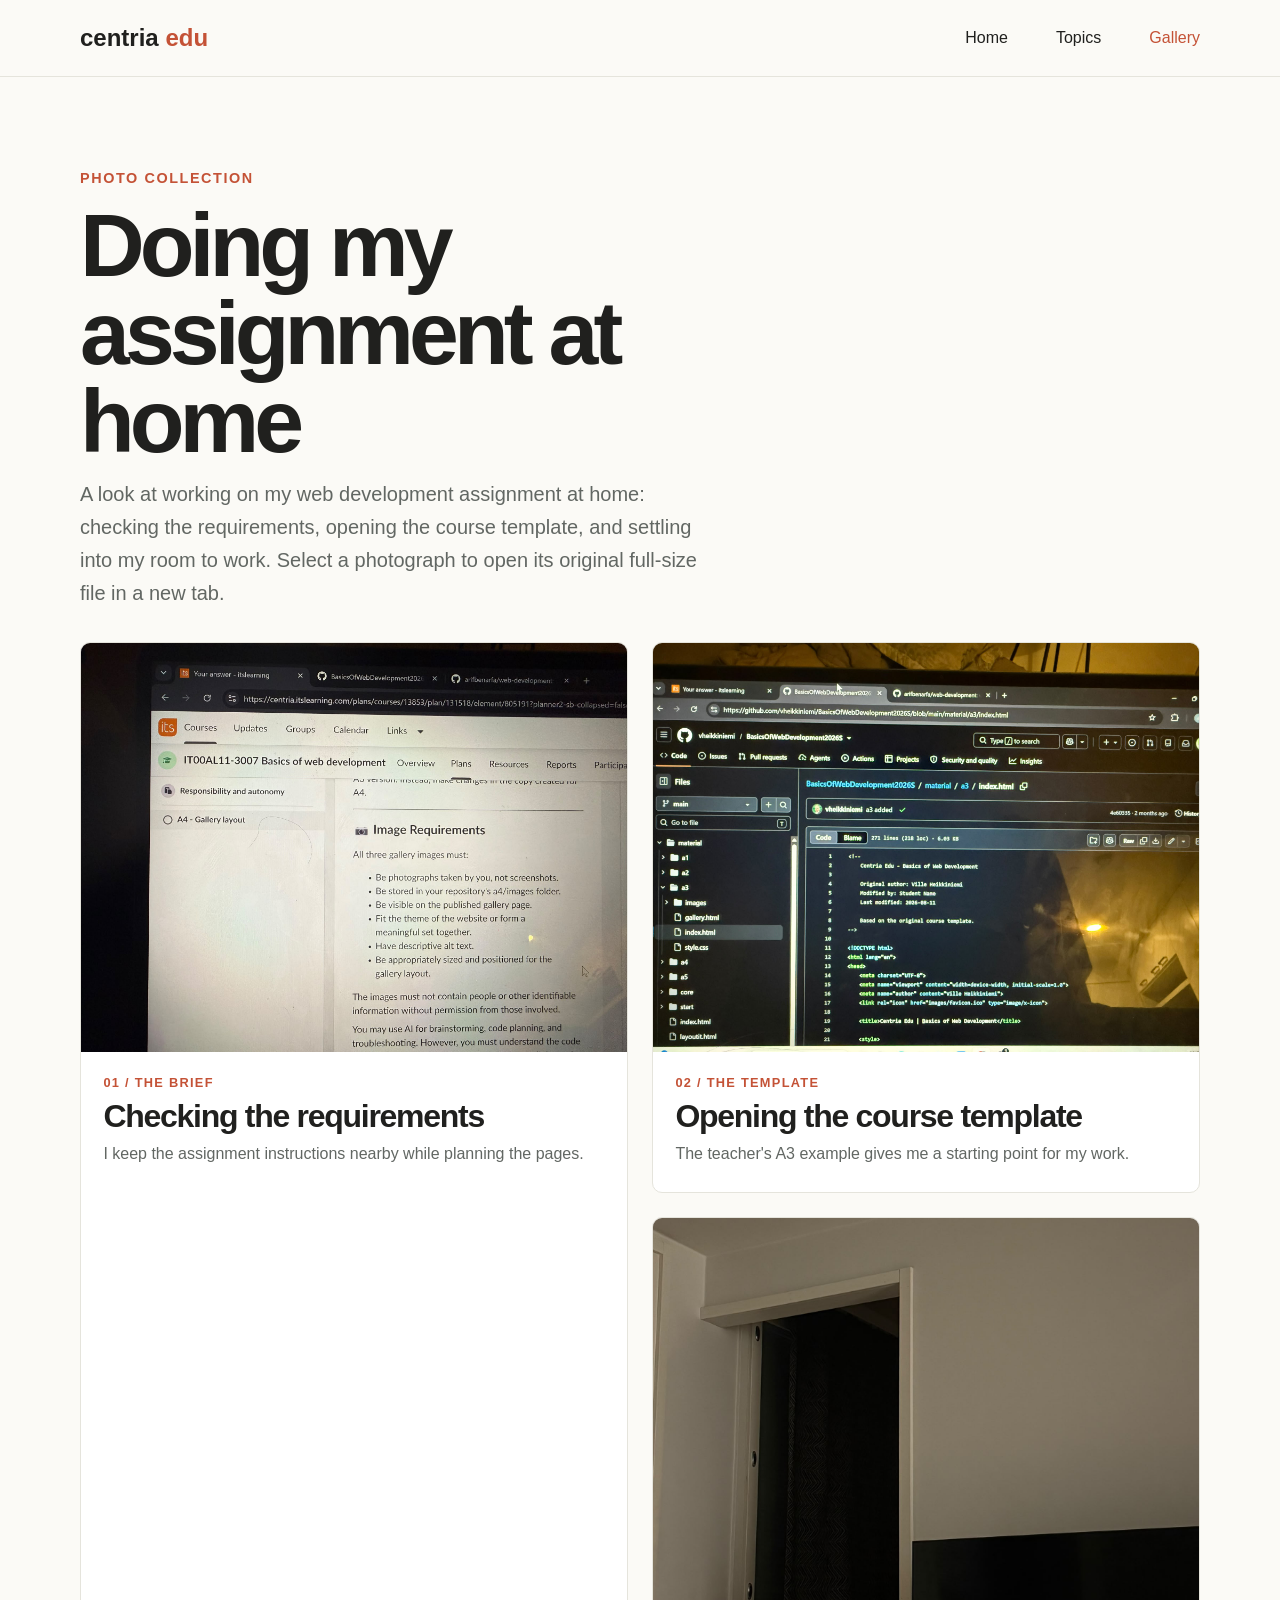
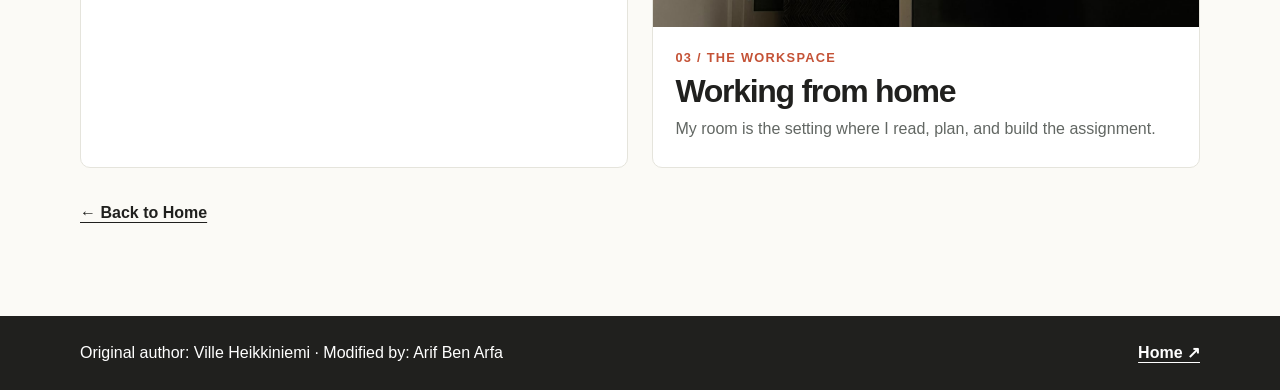
<file: a4/gallery.html>
<!doctype html>
<html lang="en">
<head>
    <meta charset="utf-8">
    <meta name="viewport" content="width=device-width, initial-scale=1">
    <meta name="author" content="Ville Heikkiniemi">
    <meta name="description" content="Three photographs about studying web development and the setting around it.">
    <link rel="icon" href="favicon.ico">
    <link rel="stylesheet" href="style.css">
    <title>Photo Gallery | Centria Edu</title>
</head>
<body>
    <!--
        Centria Edu - Basics of Web Development
        Original author: Ville Heikkiniemi
        Modified by: Arif Ben Arfa
        A4 layout revision: 2026-11-01
    -->
    <header class="site-header">
        <div class="container">
            <nav aria-label="Main navigation">
                <a class="logo" href="index.html">centria <span>edu</span></a>
                <ul>
                    <li><a href="index.html">Home</a></li>
                    <li><a href="index.html#topics">Topics</a></li>
                    <li><a href="gallery.html" aria-current="page">Gallery</a></li>
                </ul>
            </nav>
        </div>
    </header>

    <main class="gallery-page">
        <section class="gallery-section" aria-labelledby="gallery-title">
            <div class="container">
                <p class="label">Photo collection</p>
                <h1 id="gallery-title">Doing my assignment at home</h1>
                <p class="gallery-intro">A look at working on my web development assignment at home: checking the requirements, opening the course template, and settling into my room to work. Select a photograph to open its original full-size file in a new tab.</p>

                <div class="gallery-grid">
                    <article class="photo-card photo-card-featured">
                        <a class="photo-link" href="images/a4-requirements.jpeg" target="_blank" rel="noopener" aria-label="Open the original full-size photograph of the A4 requirements in a new tab">
                            <img src="images/a4-requirements.jpeg" alt="A camera photograph of the A4 gallery assignment requirements displayed on a laptop screen.">
                        </a>
                        <div class="photo-caption">
                            <p class="photo-index">01 / THE BRIEF</p>
                            <h2>Checking the requirements</h2>
                            <p>I keep the assignment instructions nearby while planning the pages.</p>
                        </div>
                    </article>

                    <article class="photo-card">
                        <a class="photo-link" href="images/teacher-a3-template.jpeg" target="_blank" rel="noopener" aria-label="Open the original full-size photograph of the teacher's A3 template in a new tab">
                            <img src="images/teacher-a3-template.jpeg" alt="A camera photograph of the teacher's A3 HTML template open on GitHub in a browser.">
                        </a>
                        <div class="photo-caption">
                            <p class="photo-index">02 / THE TEMPLATE</p>
                            <h2>Opening the course template</h2>
                            <p>The teacher's A3 example gives me a starting point for my work.</p>
                        </div>
                    </article>

                    <article class="photo-card">
                        <a class="photo-link" href="images/study-room-window.jpeg" target="_blank" rel="noopener" aria-label="Open the original full-size photograph of a quiet study room in a new tab">
                            <img src="images/study-room-window.jpeg" alt="A quiet room at night, with a curtained window, radiator, and television.">
                        </a>
                        <div class="photo-caption">
                            <p class="photo-index">03 / THE WORKSPACE</p>
                            <h2>Working from home</h2>
                            <p>My room is the setting where I read, plan, and build the assignment.</p>
                        </div>
                    </article>
                </div>
                <p class="gallery-back"><a href="index.html">&larr; Back to Home</a></p>
            </div>
        </section>
    </main>

    <footer class="site-footer">
        <div class="container footer-inner">
            <p>Original author: Ville Heikkiniemi <span aria-hidden="true">·</span> Modified by: Arif Ben Arfa</p>
            <a href="index.html">Home <span aria-hidden="true">↗</span></a>
        </div>
    </footer>
</body>
</html>
</file>
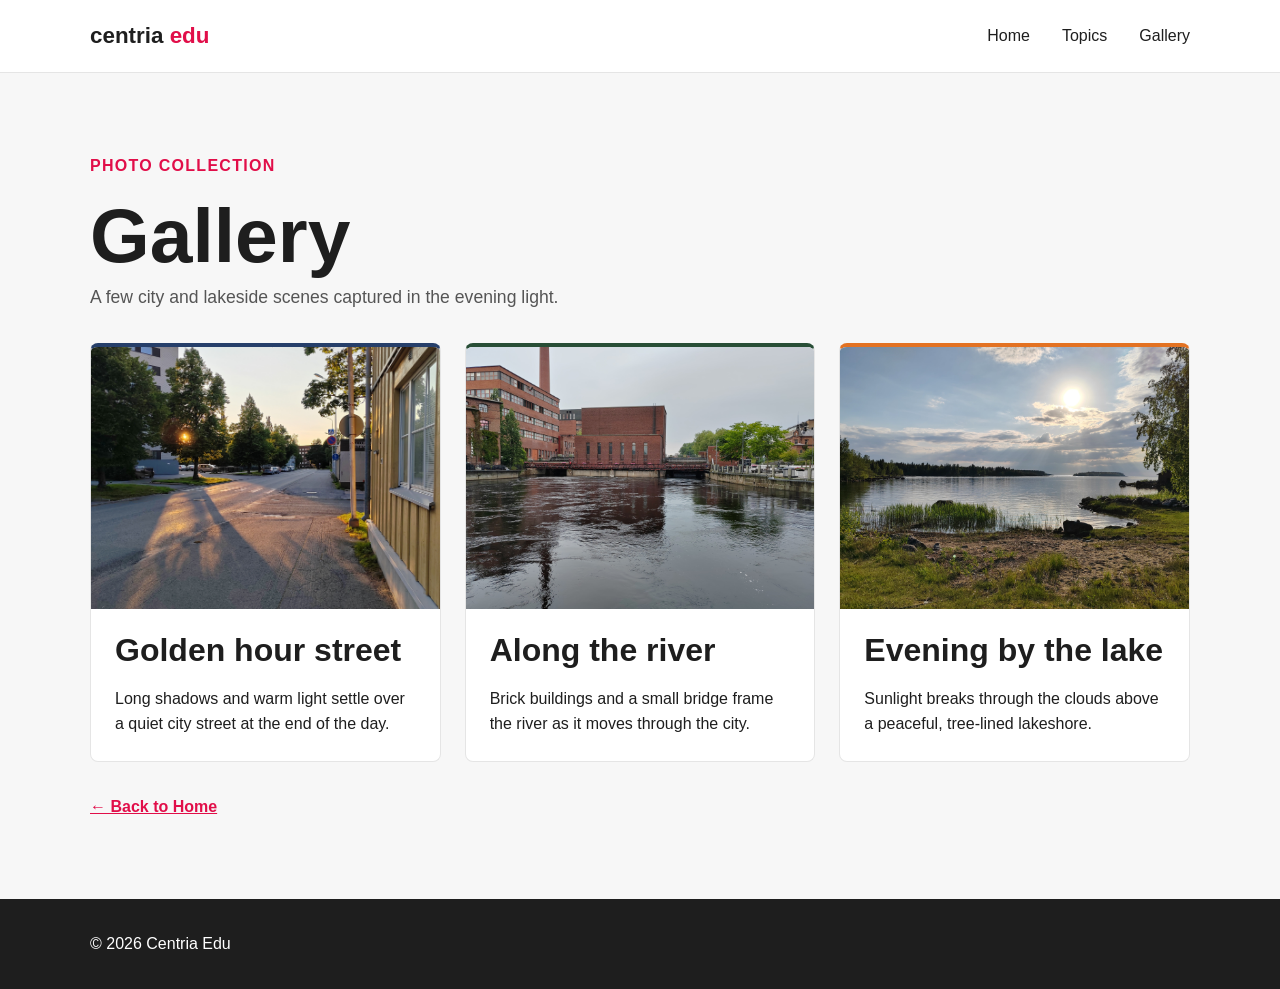
<file: s4/gallery.html>
<!--
    Centria Edu - Basics of Web Development

    Original author: Ville Heikkiniemi
    Modified by: arif benarfa
    Last modified: 2026-10-11

    Based on the original course template.
-->

<!DOCTYPE html>
<html lang="en">
<head>
    <meta charset="UTF-8">
    <meta name="viewport" content="width=device-width, initial-scale=1.0">
    <meta name="author" content="Ville Heikkiniemi">
    <link rel="icon" href="favicon.ico">
    <title>Gallery | Centria Edu</title>
    <link rel="stylesheet" href="style.css">
</head>
<body>
    <header>
        <div class="container">
            <nav>
                <div class="logo">centria <span>edu</span></div>
                <ul>
                    <li><a href="index.html">Home</a></li>
                    <li><a href="index.html#topics">Topics</a></li>
                    <li><a href="gallery.html" aria-current="page">Gallery</a></li>
                </ul>
            </nav>
        </div>
    </header>

    <main class="gallery-page">
        <section class="topics">
            <div class="container">
                <span class="label">Photo collection</span>
                <h1>Gallery</h1>
                <p class="gallery-intro">A few city and lakeside scenes captured in the evening light.</p>
                <div class="cards gallery-cards">
                    <article class="card">
                        <img src="images/sunset-street.jpg" alt="Warm evening sunlight falls across a quiet street lined with trees and wooden buildings.">
                        <h2>Golden hour street</h2>
                        <p>Long shadows and warm light settle over a quiet city street at the end of the day.</p>
                    </article>
                    <article class="card">
                        <img src="images/riverfront-buildings.jpg" alt="Red brick buildings and a pedestrian bridge stand beside a flowing river under a cloudy sky.">
                        <h2>Along the river</h2>
                        <p>Brick buildings and a small bridge frame the river as it moves through the city.</p>
                    </article>
                    <article class="card">
                        <img src="images/evening-lakeshore.jpg" alt="The evening sun shines over a calm lake, with reeds, trees, and a rocky shore in the foreground.">
                        <h2>Evening by the lake</h2>
                        <p>Sunlight breaks through the clouds above a peaceful, tree-lined lakeshore.</p>
                    </article>
                </div>
                <p class="gallery-back"><a href="index.html">&larr; Back to Home</a></p>
            </div>
        </section>
    </main>

    <footer>
        <div class="container">
            <p>&copy; 2026 Centria Edu</p>
        </div>
    </footer>
</body>
</html>
</file>
<file: style.css>
:root {
  color-scheme: light;
  --ink: #182820;
  --muted: #68756c;
  --paper: #f8f8f2;
  --surface: #fff;
  --accent: #bd5538;
  --accent-dark: #91402d;
  --line: #dfe4dc;
  --green: #dce9df;
}

* { box-sizing: border-box; }
html { scroll-behavior: smooth; }
body {
  margin: 0;
  background: var(--paper);
  color: var(--ink);
  font-family: Inter, ui-sans-serif, system-ui, -apple-system, BlinkMacSystemFont, "Segoe UI", sans-serif;
  line-height: 1.65;
}
a { color: inherit; }
.container { width: min(1100px, calc(100% - 48px)); margin-inline: auto; }
.site-header { border-bottom: 1px solid var(--line); }
.header-inner { min-height: 76px; display: flex; align-items: center; justify-content: space-between; }
.wordmark { font-size: 1.35rem; font-weight: 850; letter-spacing: -.08em; text-decoration: none; }
.wordmark span { color: var(--accent); }
.course-label, .eyebrow, .card-number { font-size: .75rem; font-weight: 750; letter-spacing: .12em; text-transform: uppercase; }
.course-label { color: var(--muted); }
.intro { padding-block: clamp(4rem, 10vw, 8.5rem) 5rem; }
.eyebrow { margin: 0 0 .65rem; color: var(--accent-dark); }
h1, h2, h3, p { margin-top: 0; }
h1 { max-width: 850px; margin-bottom: 1.15rem; font-size: clamp(2.8rem, 7vw, 5.6rem); line-height: 1.04; letter-spacing: -.065em; }
h1 span { color: var(--accent); }
.intro-copy { max-width: 620px; margin-bottom: 1.6rem; color: var(--muted); font-size: clamp(1.05rem, 2vw, 1.2rem); }
.jump-link { display: inline-flex; align-items: center; gap: .65rem; color: var(--accent-dark); font-weight: 750; text-decoration-thickness: 1px; text-underline-offset: 4px; }
.assignment-section { padding-block: 4.5rem 5rem; }
.alt-section { background: var(--green); }
.section-heading { display: flex; align-items: end; justify-content: space-between; gap: 2rem; margin-bottom: 2rem; }
.section-heading h2 { margin: 0; font-size: clamp(2rem, 4vw, 3rem); line-height: 1.1; letter-spacing: -.045em; }
.section-note { margin: 0 0 .25rem; color: var(--muted); }
.card-grid { display: grid; grid-template-columns: repeat(3, minmax(0, 1fr)); gap: 1.15rem; }
.assignment-card { min-height: 270px; display: flex; flex-direction: column; padding: 1.6rem; border: 1px solid var(--line); border-radius: 12px; background: var(--surface); box-shadow: 0 8px 24px rgb(24 40 32 / 4%); transition: transform 160ms ease, box-shadow 160ms ease; }
.assignment-card:hover { transform: translateY(-3px); box-shadow: 0 14px 32px rgb(24 40 32 / 9%); }
.card-number { width: fit-content; margin-bottom: 1.3rem; padding: .32rem .58rem; border-radius: 4px; background: #f4e6df; color: var(--accent-dark); }
.assignment-card h3 { margin-bottom: .55rem; font-size: 1.22rem; line-height: 1.3; letter-spacing: -.02em; }
.assignment-card p { margin-bottom: 1.5rem; color: var(--muted); font-size: .96rem; }
.card-link { display: flex; justify-content: space-between; align-items: center; gap: 1rem; margin-top: auto; padding-top: .8rem; border-top: 1px solid var(--line); color: var(--accent-dark); font-weight: 750; text-decoration: none; }
.card-link:hover { text-decoration: underline; text-underline-offset: 4px; }
.current-card { border-color: #d6aa9b; }
.site-footer { padding-block: 1.5rem; background: var(--ink); color: #f8f8f2; }
.footer-inner { display: flex; justify-content: space-between; gap: 1rem 2rem; }
.footer-inner p { margin: 0; font-size: .88rem; }
.footer-inner p:last-child { color: #bec9c0; }
:focus-visible { outline: 3px solid #e59c60; outline-offset: 4px; }

@media (max-width: 850px) {
  .card-grid { grid-template-columns: repeat(2, minmax(0, 1fr)); }
}
@media (max-width: 600px) {
  .container { width: min(calc(100% - 32px), 1100px); }
  .course-label { font-size: .65rem; }
  .intro { padding-block: 4rem 3.5rem; }
  .assignment-section { padding-block: 3.5rem; }
  .section-heading { align-items: start; flex-direction: column; gap: .5rem; }
  .card-grid { grid-template-columns: 1fr; }
  .assignment-card { min-height: 240px; }
  .footer-inner { flex-direction: column; }
}
@media (prefers-reduced-motion: reduce) {
  html { scroll-behavior: auto; }
  *, *::before, *::after { transition-duration: .01ms !important; }
}
</file>
<file: a1/style.css>
:root {
    --primary: #e10e49;
    --light: #ffffff;
    --dark: #1e1e1e;
    --blue: #263f6a;
    --green: #284e36;
    --orange: #e37222;
    --rose: #c24d52;
}

* {
    box-sizing: border-box;
    margin: 0;
    padding: 0;
}

body {
    font-family: Arial, Helvetica, sans-serif;
    background-color: var(--light);
    color: var(--dark);
    line-height: 1.6;
}

header {
    border-bottom: 1px solid #e5e5e5;
}

.container {
    width: min(1100px, 90%);
    margin: 0 auto;
}

nav {
    min-height: 72px;
    display: flex;
    justify-content: space-between;
    align-items: center;
}

.logo {
    font-size: 1.4rem;
    font-weight: bold;
    color: var(--dark);
}

.logo span {
    color: var(--primary);
}

nav ul {
    display: flex;
    gap: 2rem;
    list-style: none;
}

nav a {
    color: var(--dark);
    text-decoration: none;
}

nav a:hover {
    color: var(--primary);
}

.hero {
    min-height: 70vh;
    display: flex;
    align-items: center;
}

.hero-content {
    max-width: 700px;
}

.label {
    display: inline-block;
    margin-bottom: 1rem;
    color: var(--primary);
    font-weight: bold;
    text-transform: uppercase;
    letter-spacing: 0.08rem;
}

h1 {
    margin-bottom: 1.5rem;
    font-size: clamp(2.5rem, 6vw, 5rem);
    line-height: 1.05;
}

.hero p {
    max-width: 600px;
    margin-bottom: 2rem;
    font-size: 1.2rem;
    color: #555;
}

.button {
    display: inline-block;
    padding: 0.9rem 1.4rem;
    background-color: var(--primary);
    color: var(--light);
    text-decoration: none;
    border-radius: 6px;
    font-weight: bold;
}

.button:hover {
    background-color: var(--rose);
}

.topics {
    padding: 5rem 0;
    background-color: #f7f7f7;
}

.topics h2 {
    margin-bottom: 2rem;
    font-size: 2rem;
}

.cards {
    display: grid;
    grid-template-columns: repeat(2, 1fr);
    gap: 1.5rem;
}

.card {
    padding: 2rem;
    background-color: var(--light);
    border: 1px solid #e5e5e5;
    border-radius: 8px;
}

.card h3 {
    margin-bottom: 0.8rem;
}

.card:nth-child(1) {
    border-top: 4px solid var(--blue);
}

.card:nth-child(2) {
    border-top: 4px solid var(--green);
}

.card:nth-child(3) {
    border-top: 4px solid var(--orange);
}

footer {
    padding: 2rem 0;
    background-color: var(--dark);
    color: var(--light);
}

@media (max-width: 700px) {
    nav ul {
        display: none;
    }

    .cards {
        grid-template-columns: 1fr;
    }

    .hero {
        min-height: 60vh;
    }
}
</file>
<file: a3/style.css>
/* Created by Arif Ben Arfa */

:root {
  color-scheme: light;
  --ink: #202b3d;
  --muted: #667183;
  --paper: #f5f2ec;
  --accent: #c15436;
  --line: #dedbd3;
}

* { box-sizing: border-box; }
html { scroll-behavior: smooth; }
body { margin: 0; background: var(--paper); color: var(--ink); font-family: Arial, Helvetica, sans-serif; }
a { color: inherit; }
.site-header, .site-footer { display: flex; align-items: center; justify-content: space-between; padding: 27px 8.5%; }
.site-header { border-bottom: 1px solid var(--line); }
.wordmark { font-size: 12px; font-weight: 700; letter-spacing: .14em; text-decoration: none; }
.wordmark span { margin-left: 8px; color: var(--muted); font-size: 9px; font-weight: 500; letter-spacing: .12em; }
nav { display: flex; gap: 30px; }
nav a { color: var(--muted); font-size: 12px; text-decoration: none; }
nav a:hover, .text-link:hover { color: var(--accent); }
.hero { position: relative; min-height: 470px; padding: 91px 16% 84px; overflow: hidden; }
.eyebrow { margin: 0 0 18px; color: var(--accent); font-size: 10px; font-weight: 700; letter-spacing: .2em; }
h1, h2, h3, p { margin-top: 0; }
h1, h2 { font-family: Georgia, 'Times New Roman', serif; font-weight: 500; }
h1 { margin-bottom: 19px; font-size: 78px; letter-spacing: -.045em; line-height: .99; }
h1 em { color: var(--accent); }
.intro { max-width: 440px; margin-bottom: 25px; color: var(--muted); font-size: 14px; line-height: 1.8; }
.text-link { color: var(--ink); font-size: 10px; font-weight: 700; letter-spacing: .15em; text-decoration: none; }
.text-link span { padding-left: 8px; font-size: 16px; }
.hero-mark { position: absolute; top: 145px; right: 17%; color: #adb1b7; font-family: Georgia, 'Times New Roman', serif; font-size: 20px; line-height: 1.35; text-align: center; }
.hero-mark span { color: var(--accent); }
.feature { display: grid; grid-template-columns: 1.08fr .92fr; gap: 8%; align-items: center; padding: 72px 12% 88px; background: #e9e6df; }
.photo-card { margin: 0; }
.photo-card img { display: block; width: 100%; height: 365px; background: #d6d1c8; object-fit: cover; }
.photo-card figcaption { display: flex; justify-content: space-between; margin-top: 12px; color: var(--muted); font-size: 9px; letter-spacing: .14em; }
.story h2, .notes h2 { margin-bottom: 20px; font-size: 43px; letter-spacing: -.025em; line-height: 1.12; }
.story > p:not(.eyebrow) { color: #586273; font-size: 13px; line-height: 1.85; }
.route { display: flex; flex-direction: column; gap: 7px; margin-top: 24px; padding-top: 16px; border-top: 1px solid #d2cec6; color: var(--muted); font-size: 10px; }
.route span:first-child { color: var(--accent); font-size: 9px; font-weight: 700; letter-spacing: .16em; }
.notes { padding: 78px 12% 89px; }
.notes h2 { margin-bottom: 39px; }
.note-grid { display: grid; grid-template-columns: repeat(3, 1fr); gap: 38px; }
.note-grid article { padding-top: 19px; border-top: 1px solid var(--line); }
.note-number { color: var(--accent); font-size: 9px; font-weight: 700; letter-spacing: .17em; }
.note-grid h3 { margin: 15px 0 9px; font-family: Georgia, 'Times New Roman', serif; font-size: 20px; font-weight: 500; }
.note-grid p { margin-bottom: 0; color: var(--muted); font-size: 12px; line-height: 1.8; }
.site-footer { border-top: 1px solid var(--line); }
.site-footer p { margin: 0; color: var(--muted); font-size: 10px; }

/* A3 shared navigation and gallery styles */
nav a[aria-current="page"] { color: var(--accent); font-weight: 700; }
.gallery-intro { padding: 72px 16% 56px; }
.gallery-intro h1 { margin-bottom: 21px; }
.gallery-section { padding: 55px 12% 76px; background: #e9e6df; }
.gallery-section > h2 { margin: 0 0 36px; font-family: Georgia, 'Times New Roman', serif; font-size: 43px; font-weight: 500; letter-spacing: -.025em; }
.gallery-grid { display: grid; grid-template-columns: repeat(3, 1fr); gap: 27px; }
.gallery-card { margin: 0; background: var(--paper); }
.gallery-card img { display: block; width: 100%; height: 245px; background: #d6d1c8; object-fit: cover; }
.gallery-card figcaption { padding: 19px 20px 22px; }
.gallery-card h3 { margin: 12px 0 8px; font-family: Georgia, 'Times New Roman', serif; font-size: 22px; font-weight: 500; }
.gallery-card figcaption p { margin-bottom: 0; color: var(--muted); font-size: 12px; line-height: 1.75; }
.gallery-back { padding: 30px 12% 45px; }
</file>
<file: a4/style.css>
:root {
    --ink: #20201e;
    --muted: #626763;
    --paper: #fbfaf6;
    --white: #ffffff;
    --accent: #c45236;
    --line: #e5e4dc;
    --soft-green: #e1ebe3;
}

* {
    box-sizing: border-box;
    margin: 0;
    padding: 0;
}

html {
    scroll-behavior: smooth;
}

body {
    min-width: 320px;
    background: var(--paper);
    color: var(--ink);
    font-family: Arial, Helvetica, sans-serif;
    line-height: 1.65;
}

img {
    display: block;
    max-width: 100%;
}

.container {
    width: min(1120px, calc(100% - 3rem));
    margin-inline: auto;
}

.site-header {
    border-bottom: 1px solid var(--line);
    background: var(--paper);
}

nav {
    min-height: 76px;
    display: flex;
    align-items: center;
    justify-content: space-between;
    gap: 1.5rem;
}

.logo {
    color: var(--ink);
    font-size: 1.5rem;
    font-weight: 800;
    text-decoration: none;
    white-space: nowrap;
}

.logo span {
    color: var(--accent);
}

nav ul {
    display: flex;
    flex-wrap: wrap;
    gap: clamp(1rem, 4vw, 3rem);
    list-style: none;
}

nav a:not(.logo) {
    color: var(--ink);
    text-decoration: none;
}

nav a:hover,
nav a[aria-current="page"],
.text-link:hover,
.gallery-back a:hover,
.footer-inner a:hover {
    color: var(--accent);
}

.hero {
    padding: clamp(4rem, 9vw, 8rem) 0;
}

.hero-layout {
    display: grid;
    grid-template-columns: minmax(0, 1.15fr) minmax(280px, 0.85fr);
    align-items: center;
    gap: clamp(2rem, 6vw, 5rem);
}

.hero-content {
    max-width: 640px;
}

.label {
    margin-bottom: 0.75rem;
    color: var(--accent);
    font-size: 0.9rem;
    font-weight: 800;
    letter-spacing: 0.11em;
    text-transform: uppercase;
}

h1 {
    max-width: 700px;
    margin-bottom: 1.25rem;
    font-size: clamp(3rem, 7vw, 5.8rem);
    letter-spacing: -0.055em;
    line-height: 0.98;
}

.hero-copy,
.gallery-intro {
    max-width: 620px;
    color: var(--muted);
    font-size: clamp(1.05rem, 2vw, 1.25rem);
}

.hero-copy {
    margin-bottom: 1.75rem;
}

.button {
    display: inline-block;
    padding: 0.8rem 1.15rem;
    border-radius: 5px;
    background: var(--accent);
    color: var(--white);
    font-weight: 700;
    text-decoration: none;
}

.button:hover {
    background: var(--ink);
}

.text-link {
    display: inline-block;
    margin-left: 1rem;
    color: var(--ink);
    font-weight: 700;
    text-underline-offset: 0.25em;
}

.hero-photo {
    position: relative;
    display: block;
    overflow: hidden;
    border-radius: 12px;
    color: var(--white);
    text-decoration: none;
}

.hero-photo img {
    width: 100%;
    aspect-ratio: 4 / 4.2;
    object-fit: cover;
}

.hero-photo::after {
    position: absolute;
    inset: 45% 0 0;
    background: linear-gradient(transparent, rgba(15, 20, 17, 0.72));
    content: "";
}

.hero-photo > span {
    position: absolute;
    z-index: 1;
    right: 1.25rem;
    bottom: 1.1rem;
    left: 1.25rem;
    font-weight: 700;
}

.topics {
    padding: clamp(3.5rem, 7vw, 6rem) 0;
    background: var(--soft-green);
}

.section-heading {
    margin-bottom: 1.75rem;
}

.section-heading .label {
    margin-bottom: 0.25rem;
}

h2 {
    font-size: clamp(2rem, 4vw, 3rem);
    letter-spacing: -0.04em;
    line-height: 1.15;
}

.topic-grid {
    display: grid;
    grid-template-columns: repeat(3, minmax(0, 1fr));
    gap: 1.25rem;
}

.topic-card {
    min-width: 0;
    padding: 1.5rem;
    border: 1px solid rgba(32, 32, 30, 0.1);
    border-radius: 9px;
    background: var(--white);
}

.topic-number,
.photo-index {
    color: var(--accent);
    font-size: 0.8rem;
    font-weight: 800;
    letter-spacing: 0.1em;
}

.topic-card h3 {
    margin: 0.65rem 0 0.35rem;
    font-size: 1.5rem;
}

.topic-card p,
.photo-caption p:last-child {
    color: var(--muted);
}

.gallery-section {
    padding: clamp(3.5rem, 7vw, 6rem) 0;
}

.gallery-page h1 {
    margin-bottom: 0.75rem;
}

.gallery-intro {
    margin-bottom: 2rem;
}

.gallery-grid {
    display: grid;
    grid-template-columns: repeat(2, minmax(0, 1fr));
    gap: 1.5rem;
}

.photo-card {
    min-width: 0;
    overflow: hidden;
    border: 1px solid var(--line);
    border-radius: 10px;
    background: var(--white);
}

.photo-card-featured {
    grid-row: span 2;
}

.photo-link {
    display: block;
    overflow: hidden;
    background: #e7e7e2;
}

.photo-link img {
    width: 100%;
    aspect-ratio: 4 / 3;
    object-fit: cover;
    transition: transform 180ms ease;
}

.photo-card-featured .photo-link img {
    height: 100%;
    min-height: 100%;
    aspect-ratio: auto;
}

.photo-link:hover img {
    transform: scale(1.025);
}

.photo-link:focus-visible,
nav a:focus-visible,
.button:focus-visible,
.text-link:focus-visible,
.gallery-back a:focus-visible,
.footer-inner a:focus-visible {
    outline: 3px solid var(--accent);
    outline-offset: 4px;
}

.photo-caption {
    padding: 1.25rem 1.4rem 1.5rem;
}

.photo-caption h2 {
    margin: 0.3rem 0 0.4rem;
    font-size: clamp(1.35rem, 2.6vw, 2rem);
}

.gallery-back {
    margin-top: 2rem;
}

.gallery-back a,
.footer-inner a {
    color: var(--ink);
    font-weight: 700;
    text-underline-offset: 0.25em;
}

.site-footer {
    padding: 1.5rem 0;
    background: var(--ink);
    color: var(--white);
}

.footer-inner {
    display: flex;
    align-items: center;
    justify-content: space-between;
    gap: 1rem;
}

.footer-inner a {
    color: var(--white);
}

@media (max-width: 760px) {
    .hero-layout {
        grid-template-columns: 1fr;
    }

    .hero-photo {
        max-width: 560px;
    }

    .topic-grid {
        grid-template-columns: repeat(2, minmax(0, 1fr));
    }

    .gallery-grid {
        grid-template-columns: 1fr;
    }

    .photo-card-featured {
        grid-row: auto;
    }

    .photo-card-featured .photo-link img {
        aspect-ratio: 4 / 3;
    }
}

@media (max-width: 520px) {
    .container {
        width: min(100% - 2rem, 1120px);
    }

    nav {
        min-height: 0;
        padding: 1rem 0;
        align-items: flex-start;
        flex-direction: column;
        gap: 0.35rem;
    }

    nav ul {
        gap: 1.25rem;
    }

    .hero {
        padding: 3.5rem 0;
    }

    .text-link {
        margin: 1rem 0 0;
    }

    .topic-grid {
        grid-template-columns: 1fr;
    }

    .footer-inner {
        align-items: flex-start;
        flex-direction: column;
    }
}

@media (prefers-reduced-motion: reduce) {
    html {
        scroll-behavior: auto;
    }

    *,
    *::before,
    *::after {
        transition-duration: 0.01ms !important;
    }
}
</file>
<file: s3/style.css>
:root {
    --primary: #e10e49;
    --light: #ffffff;
    --dark: #1e1e1e;
    --blue: #263f6a;
    --green: #284e36;
    --orange: #e37222;
    --rose: #c24d52;
}

* {
    box-sizing: border-box;
    margin: 0;
    padding: 0;
}

body {
    font-family: Arial, Helvetica, sans-serif;
    background-color: var(--light);
    color: var(--dark);
    line-height: 1.6;
}

header {
    border-bottom: 1px solid #e5e5e5;
}

.container {
    width: min(1100px, 90%);
    margin: 0 auto;
}

nav {
    min-height: 72px;
    display: flex;
    justify-content: space-between;
    align-items: center;
}

.logo {
    font-size: 1.4rem;
    font-weight: bold;
    color: var(--dark);
}

.logo span {
    color: var(--primary);
}

nav ul {
    display: flex;
    gap: 2rem;
    list-style: none;
}

nav a {
    color: var(--dark);
    text-decoration: none;
}

nav a:hover {
    color: var(--primary);
}

.hero {
    min-height: 70vh;
    display: flex;
    align-items: center;
}

.hero-content {
    max-width: 700px;
}

.label {
    display: inline-block;
    margin-bottom: 1rem;
    color: var(--primary);
    font-weight: bold;
    text-transform: uppercase;
    letter-spacing: 0.08rem;
}

h1 {
    margin-bottom: 1.5rem;
    font-size: clamp(2.5rem, 6vw, 5rem);
    line-height: 1.05;
}

.hero p {
    max-width: 600px;
    margin-bottom: 2rem;
    font-size: 1.2rem;
    color: #555;
}

.button {
    display: inline-block;
    padding: 0.9rem 1.4rem;
    background-color: var(--primary);
    color: var(--light);
    text-decoration: none;
    border-radius: 6px;
    font-weight: bold;
}

.button:hover {
    background-color: var(--rose);
}

.topics {
    padding: 5rem 0;
    background-color: #f7f7f7;
}

.topics h2 {
    margin-bottom: 2rem;
    font-size: 2rem;
}

.cards {
    display: grid;
    grid-template-columns: repeat(2, 1fr);
    gap: 1.5rem;
}

.card {
    padding: 2rem;
    background-color: var(--light);
    border: 1px solid #e5e5e5;
    border-radius: 8px;
}

.card h3 {
    margin-bottom: 0.8rem;
}

.card:nth-child(1) {
    border-top: 4px solid var(--blue);
}

.card:nth-child(2) {
    border-top: 4px solid var(--green);
}

.card:nth-child(3) {
    border-top: 4px solid var(--orange);
}

.card ul,
.card ol {
    margin-top: 1rem;
    padding-left: 1.5rem;
}

.card li {
    margin-bottom: 0.4rem;
}

footer {
    padding: 2rem 0;
    background-color: var(--dark);
    color: var(--light);
}

@media (max-width: 700px) {
    nav ul {
        display: none;
    }

    .cards {
        grid-template-columns: 1fr;
    }

    .hero {
        min-height: 60vh;
    }
}
</file>
<file: s4/style.css>
:root {
    --primary: #e10e49;
    --light: #ffffff;
    --dark: #1e1e1e;
    --blue: #263f6a;
    --green: #284e36;
    --orange: #e37222;
    --rose: #c24d52;
}

* {
    box-sizing: border-box;
    margin: 0;
    padding: 0;
}

body {
    font-family: Arial, Helvetica, sans-serif;
    background-color: var(--light);
    color: var(--dark);
    line-height: 1.6;
}

header {
    border-bottom: 1px solid #e5e5e5;
}

.container {
    width: min(1100px, 90%);
    margin: 0 auto;
}

nav {
    min-height: 72px;
    display: flex;
    justify-content: space-between;
    align-items: center;
}

.logo {
    font-size: 1.4rem;
    font-weight: bold;
    color: var(--dark);
}

.logo span {
    color: var(--primary);
}

nav ul {
    display: flex;
    gap: 2rem;
    list-style: none;
}

nav a {
    color: var(--dark);
    text-decoration: none;
}

nav a:hover {
    color: var(--primary);
}

.hero {
    min-height: 70vh;
    display: flex;
    align-items: center;
}

.hero-content {
    max-width: 700px;
}

.label {
    display: inline-block;
    margin-bottom: 1rem;
    color: var(--primary);
    font-weight: bold;
    text-transform: uppercase;
    letter-spacing: 0.08rem;
}

h1 {
    margin-bottom: 1.5rem;
    font-size: clamp(2.5rem, 6vw, 5rem);
    line-height: 1.05;
}

.hero p {
    max-width: 600px;
    margin-bottom: 2rem;
    font-size: 1.2rem;
    color: #555;
}

.button {
    display: inline-block;
    padding: 0.9rem 1.4rem;
    background-color: var(--primary);
    color: var(--light);
    text-decoration: none;
    border-radius: 6px;
    font-weight: bold;
}

.button:hover {
    background-color: var(--rose);
}

.topics {
    padding: 5rem 0;
    background-color: #f7f7f7;
}

.topics h2 {
    margin-bottom: 2rem;
    font-size: 2rem;
}

.cards {
    display: grid;
    grid-template-columns: repeat(2, 1fr);
    gap: 1.5rem;
}

.card {
    padding: 2rem;
    background-color: var(--light);
    border: 1px solid #e5e5e5;
    border-radius: 8px;
}

.card h3 {
    margin-bottom: 0.8rem;
}

.card:nth-child(1) {
    border-top: 4px solid var(--blue);
}

.card:nth-child(2) {
    border-top: 4px solid var(--green);
}

.card:nth-child(3) {
    border-top: 4px solid var(--orange);
}

.card ul,
.card ol {
    margin-top: 1rem;
    padding-left: 1.5rem;
}

.card li {
    margin-bottom: 0.4rem;
}

footer {
    padding: 2rem 0;
    background-color: var(--dark);
    color: var(--light);
}

@media (max-width: 700px) {
    nav ul {
        display: none;
    }

    .cards {
        grid-template-columns: 1fr;
    }

    .hero {
        min-height: 60vh;
    }
}

/* Gallery images stay within their cards at every viewport width. */
.gallery-intro {
    max-width: 650px;
    margin: -1rem 0 2rem;
    color: #555;
    font-size: 1.1rem;
}
.gallery-cards {
    grid-template-columns: repeat(3, minmax(0, 1fr));
}
.gallery-cards .card {
    min-width: 0;
    padding: 0 0 1.5rem;
    overflow: hidden;
}
.gallery-cards .card img {
    display: block;
    width: 100%;
    aspect-ratio: 4 / 3;
    object-fit: cover;
    margin-bottom: 1rem;
}
.gallery-cards .card h2,
.gallery-cards .card p {
    margin-left: 1.5rem;
    margin-right: 1.5rem;
}
.gallery-cards .card h2 {
    margin-bottom: 0.6rem;
}
.gallery-back {
    margin-top: 2rem;
}
.gallery-back a {
    color: var(--primary);
    font-weight: bold;
}
@media (max-width: 700px) {
    .gallery-cards {
        grid-template-columns: 1fr;
    }
}

.gallery-button {
    margin-left: 0.75rem;
    background-color: var(--blue);
}

.gallery-button:hover {
    background-color: var(--green);
}

@media (max-width: 480px) {
    .gallery-button {
        margin: 0.75rem 0 0;
    }
}
</file>
<file: s6/style.css>
:root {
    --primary: #e10e49;
    --light: #ffffff;
    --dark: #1e1e1e;
    --blue: #263f6a;
    --green: #284e36;
    --orange: #e37222;
    --rose: #c24d52;
}

* {
    box-sizing: border-box;
    margin: 0;
    padding: 0;
}

body {
    font-family: Arial, Helvetica, sans-serif;
    background-color: var(--light);
    color: var(--dark);
    line-height: 1.6;
}

header {
    border-bottom: 1px solid #e5e5e5;
}

.container {
    width: min(1100px, 90%);
    margin: 0 auto;
}

nav {
    min-height: 72px;
    display: flex;
    justify-content: space-between;
    align-items: center;
}

.logo {
    font-size: 1.4rem;
    font-weight: bold;
    color: var(--dark);
}

.logo span {
    color: var(--primary);
}

nav ul {
    display: flex;
    gap: 2rem;
    list-style: none;
}

nav a {
    color: var(--dark);
    text-decoration: none;
}

nav a:hover {
    color: var(--primary);
}

.hero {
    min-height: 70vh;
    display: flex;
    align-items: center;
}

.hero-content {
    max-width: 700px;
}

.label {
    display: inline-block;
    margin-bottom: 1rem;
    color: var(--primary);
    font-weight: bold;
    text-transform: uppercase;
    letter-spacing: 0.08rem;
}

h1 {
    margin-bottom: 1.5rem;
    font-size: clamp(2.5rem, 6vw, 5rem);
    line-height: 1.05;
}

.hero p {
    max-width: 600px;
    margin-bottom: 2rem;
    font-size: 1.2rem;
    color: #555;
}

.button {
    display: inline-block;
    padding: 0.9rem 1.4rem;
    background-color: var(--primary);
    color: var(--light);
    text-decoration: none;
    border-radius: 6px;
    font-weight: bold;
}

.button:hover {
    background-color: var(--rose);
}

.topics {
    padding: 5rem 0;
    background-color: #f7f7f7;
}

.topics h2 {
    margin-bottom: 2rem;
    font-size: 2rem;
}

.cards {
    display: grid;
    grid-template-columns: repeat(2, 1fr);
    gap: 1.5rem;
}

.card {
    padding: 2rem;
    background-color: var(--light);
    border: 1px solid #e5e5e5;
    border-radius: 8px;
}

.card h3 {
    margin-bottom: 0.8rem;
}

.card:nth-child(1) {
    border-top: 4px solid var(--blue);
}

.card:nth-child(2) {
    border-top: 4px solid var(--green);
}

.card:nth-child(3) {
    border-top: 4px solid var(--orange);
}

.card ul,
.card ol {
    margin-top: 1rem;
    padding-left: 1.5rem;
}

.card li {
    margin-bottom: 0.4rem;
}

footer {
    padding: 2rem 0;
    background-color: var(--dark);
    color: var(--light);
}

@media (max-width: 700px) {
    nav ul {
        display: none;
    }

    .cards {
        grid-template-columns: 1fr;
    }

    .hero {
        min-height: 60vh;
    }
}

/* Gallery images stay within their cards at every viewport width. */
.gallery-intro {
    max-width: 650px;
    margin: -1rem 0 2rem;
    color: #555;
    font-size: 1.1rem;
}
.gallery-cards {
    grid-template-columns: repeat(3, minmax(0, 1fr));
}
.gallery-cards .card {
    min-width: 0;
    padding: 0 0 1.5rem;
    overflow: hidden;
}
.gallery-cards .card img {
    display: block;
    width: 100%;
    aspect-ratio: 4 / 3;
    object-fit: cover;
    margin-bottom: 1rem;
}
.gallery-cards .background-image-card {
    padding: 2rem 0 1.5rem;
    background-image:
        linear-gradient(rgba(255, 255, 255, 0.82), rgba(255, 255, 255, 0.82)),
        url("images/sunset-street.jpg");
    background-size: cover;
    background-position: center 55%;
}
.gallery-cards .grayscale-image {
    filter: grayscale(100%);
}
.gallery-cards .image-link {
    display: block;
}
.gallery-cards .card h2,
.gallery-cards .card p {
    margin-left: 1.5rem;
    margin-right: 1.5rem;
}
.gallery-cards .card h2 {
    margin-bottom: 0.6rem;
}
.gallery-back {
    margin-top: 2rem;
}
.gallery-back a {
    color: var(--primary);
    font-weight: bold;
}
@media (max-width: 700px) {
    .gallery-cards {
        grid-template-columns: 1fr;
    }
}

.gallery-button {
    margin-left: 0.75rem;
    background-color: var(--blue);
}

.gallery-button:hover {
    background-color: var(--green);
}

@media (max-width: 480px) {
    .gallery-button {
        margin: 0.75rem 0 0;
    }
}
</file>
<file: s7/style.css>
:root {
    --primary: #e10e49;
    --light: #ffffff;
    --dark: #1e1e1e;
    --blue: #263f6a;
    --green: #284e36;
    --orange: #e37222;
    --rose: #c24d52;
}

* {
    box-sizing: border-box;
    margin: 0;
    padding: 0;
}

body {
    font-family: Arial, Helvetica, sans-serif;
    background-color: var(--light);
    color: var(--dark);
    line-height: 1.6;
}

header {
    border-bottom: 1px solid #e5e5e5;
}

.container {
    width: min(1100px, 90%);
    margin: 0 auto;
}

nav {
    min-height: 72px;
    display: flex;
    justify-content: space-between;
    align-items: center;
}

.logo {
    font-size: 1.4rem;
    font-weight: bold;
    color: var(--dark);
}

.logo span {
    color: var(--primary);
}

nav ul {
    display: flex;
    gap: 2rem;
    list-style: none;
}

nav a {
    color: var(--dark);
    text-decoration: none;
    font-weight: normal;
}

nav a[aria-current="page"] {
    font-weight: bold;
}

nav a:hover {
    color: var(--primary);
}

.hero {
    min-height: 70vh;
    display: flex;
    align-items: center;
}

.hero-content {
    max-width: 700px;
}

.label {
    display: inline-block;
    margin-bottom: 1rem;
    color: var(--primary);
    font-weight: bold;
    text-transform: uppercase;
    letter-spacing: 0.08rem;
}

h1 {
    margin-bottom: 1.5rem;
    font-size: clamp(2.5rem, 6vw, 5rem);
    line-height: 1.05;
}

.hero p {
    max-width: 600px;
    margin-bottom: 2rem;
    font-size: 1.2rem;
    color: #555;
}

.button {
    display: inline-block;
    padding: 0.9rem 1.4rem;
    background-color: var(--primary);
    color: var(--light);
    text-decoration: none;
    border-radius: 6px;
    font-weight: bold;
}

.button:hover {
    background-color: var(--rose);
}

.topics {
    padding: 5rem 0;
    background-color: #f7f7f7;
}

.topics h2 {
    margin-bottom: 2rem;
    font-size: 2rem;
}

.cards {
    display: grid;
    grid-template-columns: repeat(2, 1fr);
    gap: 1.5rem;
}

.card {
    padding: 2rem;
    background-color: var(--light);
    border: 1px solid #e5e5e5;
    border-radius: 8px;
}

.card h3 {
    margin-bottom: 0.8rem;
}

.card:nth-child(1) {
    border-top: 4px solid var(--blue);
}

.card:nth-child(2) {
    border-top: 4px solid var(--green);
}

.card:nth-child(3) {
    border-top: 4px solid var(--orange);
}

.card ul,
.card ol {
    margin-top: 1rem;
    padding-left: 1.5rem;
}

.card li {
    margin-bottom: 0.4rem;
}

footer {
    padding: 2rem 0;
    background-color: var(--dark);
    color: var(--light);
}

@media (max-width: 700px) {
    nav {
        align-items: flex-start;
        flex-direction: column;
        padding: 1rem 0;
        gap: 0.75rem;
    }

    nav ul {
        display: flex;
        flex-wrap: wrap;
        gap: 0.75rem 1.25rem;
    }

    .cards {
        grid-template-columns: 1fr;
    }

    .hero {
        min-height: 60vh;
    }
}

/* Gallery images stay within their cards at every viewport width. */
.gallery-intro {
    max-width: 650px;
    margin: -1rem 0 2rem;
    color: #555;
    font-size: 1.1rem;
}
.gallery-cards {
    grid-template-columns: repeat(3, minmax(0, 1fr));
}
.gallery-cards .card {
    min-width: 0;
    padding: 0 0 1.5rem;
    overflow: hidden;
}
.gallery-cards .card img {
    display: block;
    width: 100%;
    aspect-ratio: 4 / 3;
    object-fit: cover;
    margin-bottom: 1rem;
}
.gallery-cards .background-image-card {
    padding: 2rem 0 1.5rem;
    background-image:
        linear-gradient(rgba(255, 255, 255, 0.82), rgba(255, 255, 255, 0.82)),
        url("images/sunset-street.jpg");
    background-size: cover;
    background-position: center 55%;
}
.gallery-cards .grayscale-image {
    filter: grayscale(100%);
}
.gallery-cards .image-link {
    display: block;
}
.gallery-cards .card h2,
.gallery-cards .card p {
    margin-left: 1.5rem;
    margin-right: 1.5rem;
}
.gallery-cards .card h2 {
    margin-bottom: 0.6rem;
}
.gallery-back {
    margin-top: 2rem;
}
.gallery-back a {
    color: var(--primary);
    font-weight: bold;
}
@media (max-width: 700px) {
    .gallery-cards {
        grid-template-columns: 1fr;
    }
}

.gallery-button {
    margin-left: 0.75rem;
    background-color: var(--blue);
}

.gallery-button:hover {
    background-color: var(--green);
}

.contact-intro {
    max-width: 650px;
    margin: -1rem 0 2rem;
    color: #555;
    font-size: 1.1rem;
}

.contact-form {
    max-width: 760px;
    border-top: 4px solid var(--blue);
    display: grid;
    gap: 1.15rem;
}

.form-field {
    display: grid;
    gap: 0.4rem;
}

.form-field label,
.form-legend {
    font-weight: bold;
}

.form-field input,
.form-field select,
.form-field textarea {
    width: 100%;
    min-width: 0;
    padding: 0.75rem;
    border: 1px solid #aaa;
    border-radius: 5px;
    font: inherit;
}

.form-field textarea {
    min-height: 150px;
    resize: vertical;
}

.contact-form fieldset {
    border: 0;
}

.radio-options {
    display: flex;
    flex-wrap: wrap;
    gap: 1rem;
    margin-top: 0.4rem;
}

.radio-options label {
    display: inline-flex;
    align-items: center;
    gap: 0.4rem;
    font-weight: normal;
}

.contact-form button {
    justify-self: start;
    border: 0;
    cursor: pointer;
    font: inherit;
}

@media (max-width: 480px) {
    .gallery-button {
        margin: 0.75rem 0 0;
    }
}
</file>
